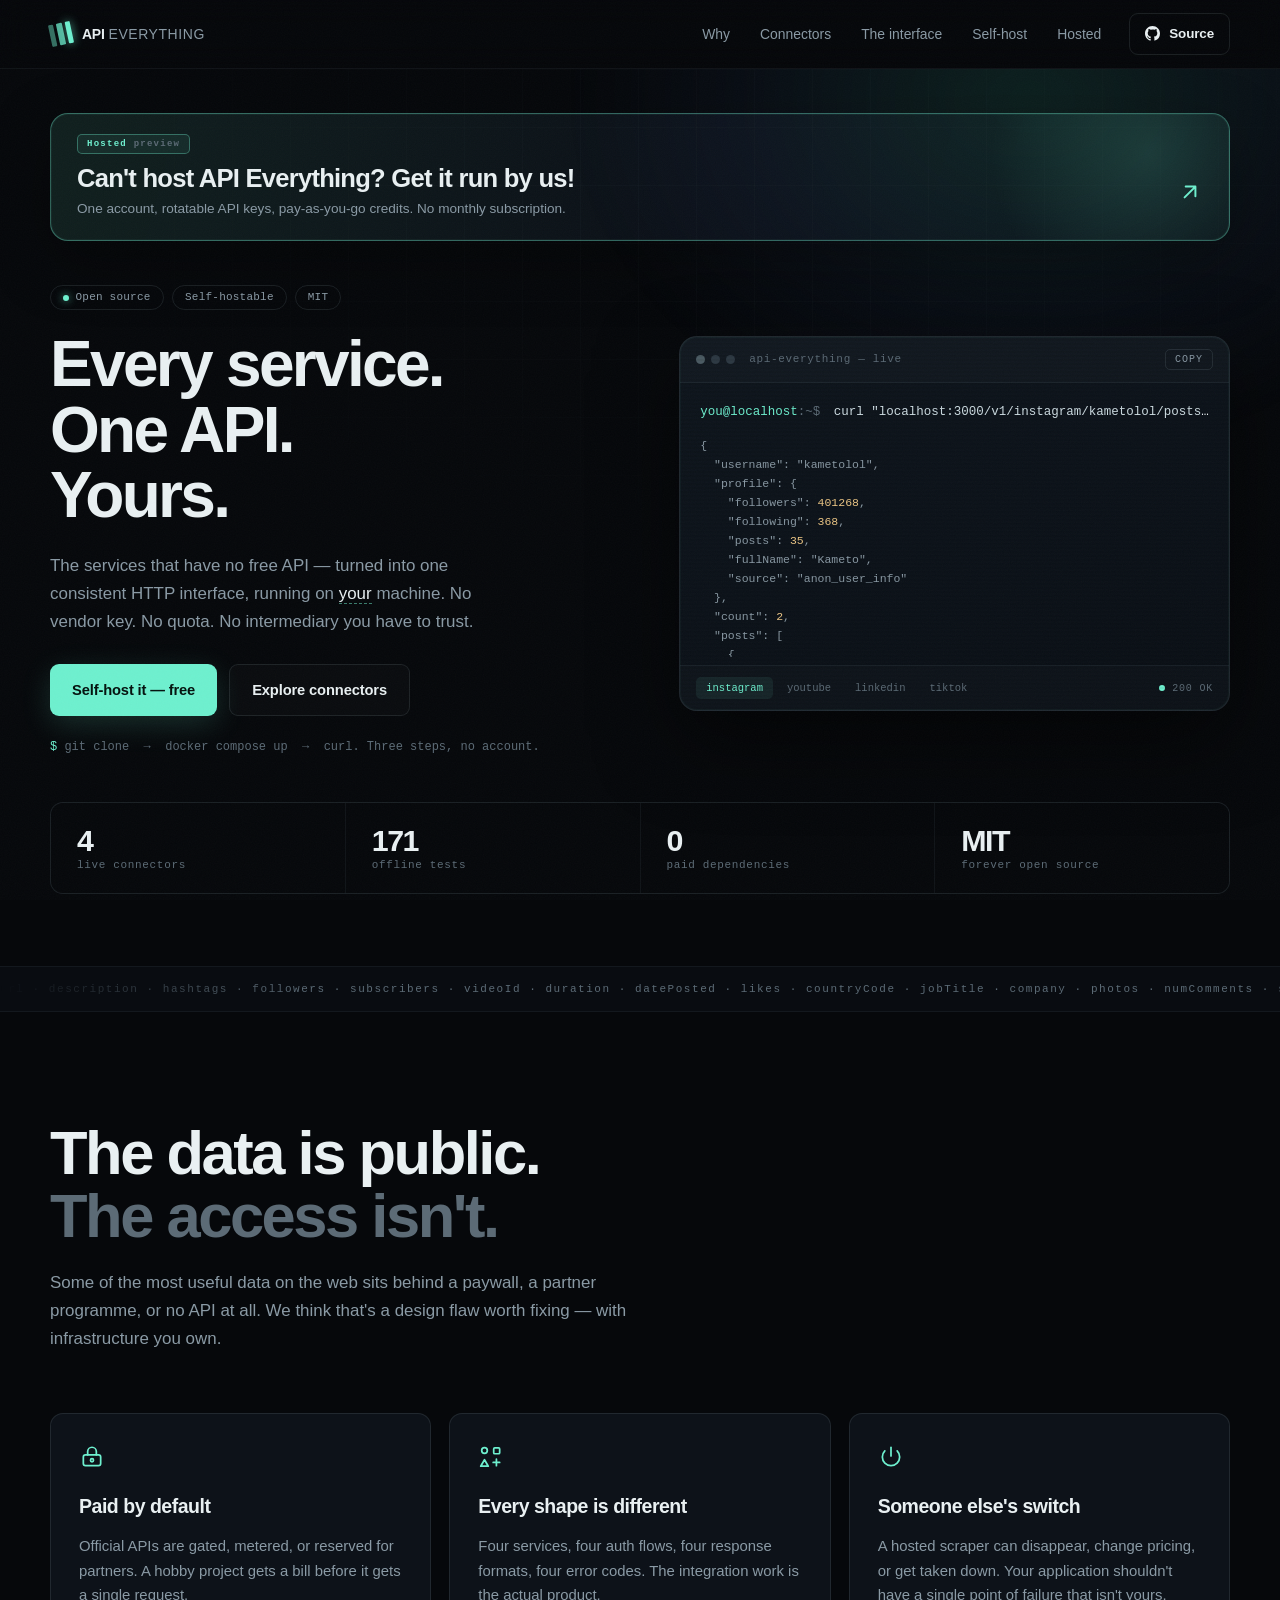
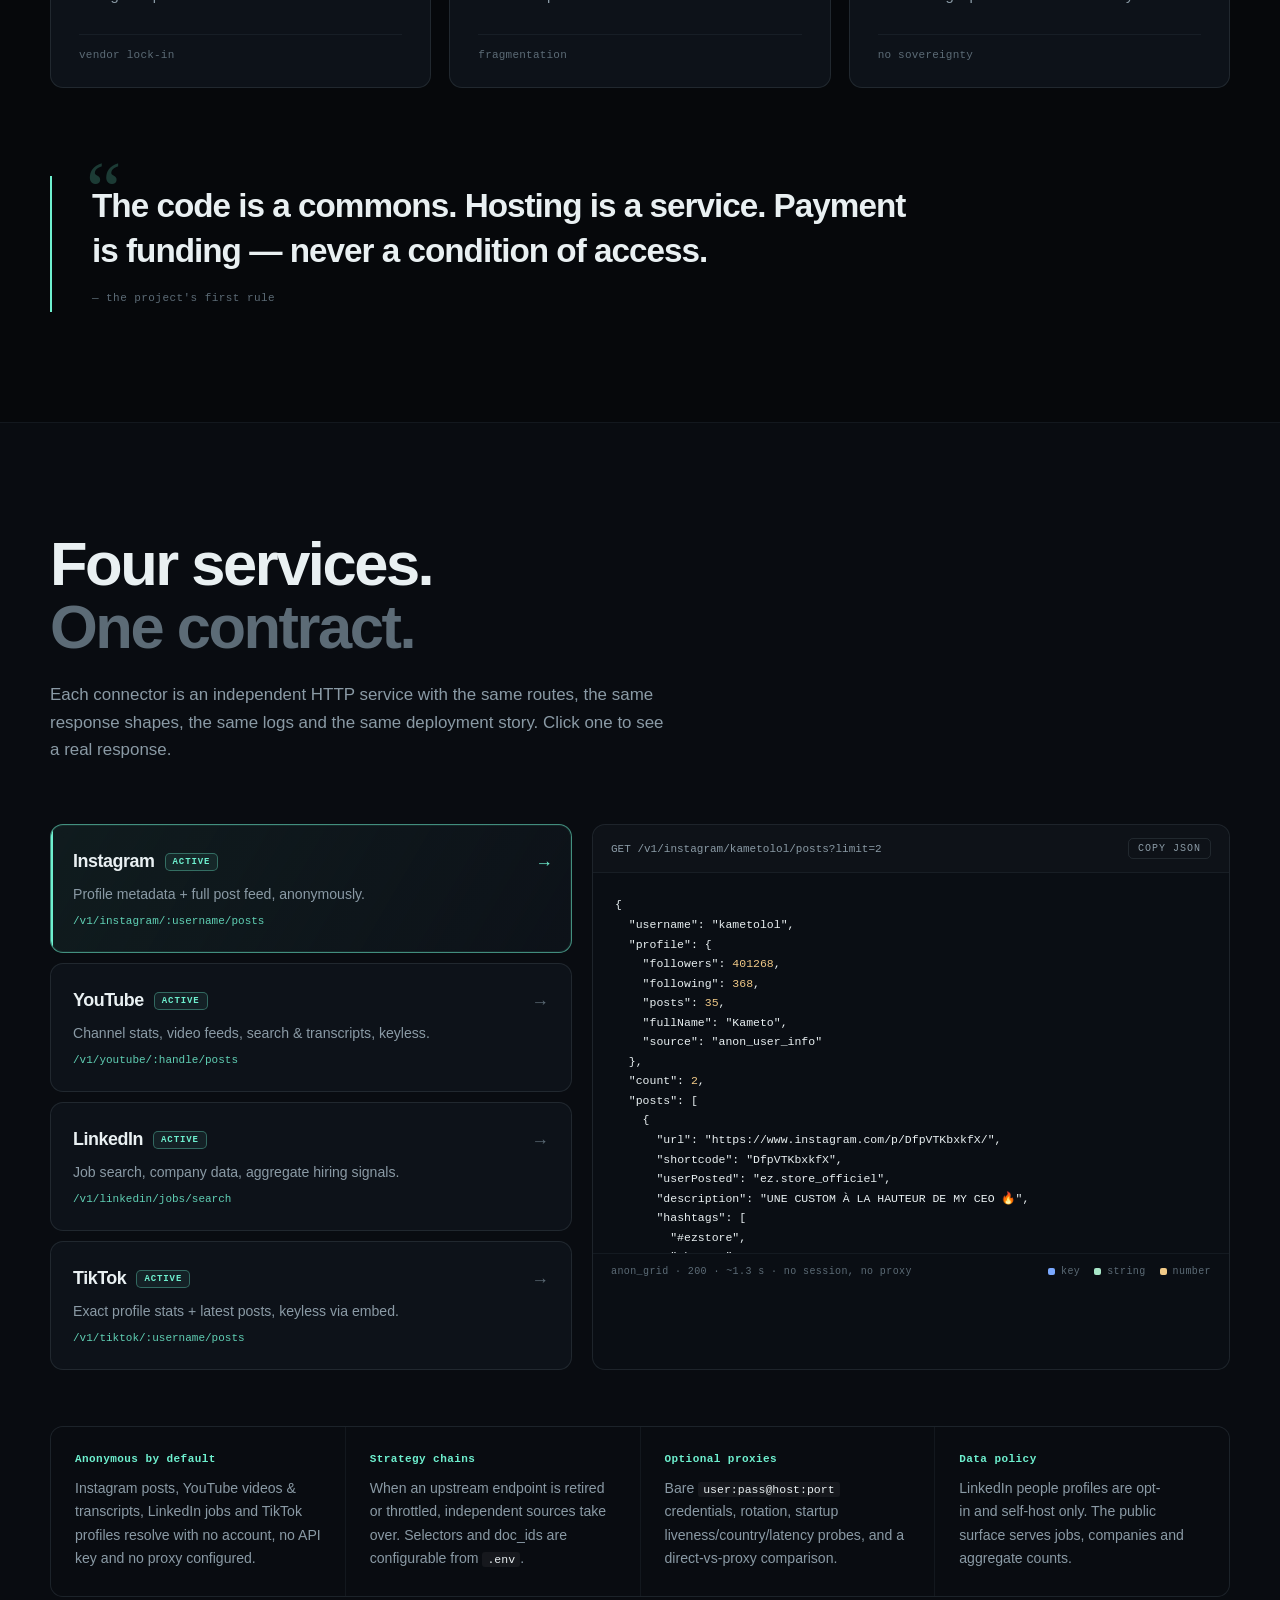
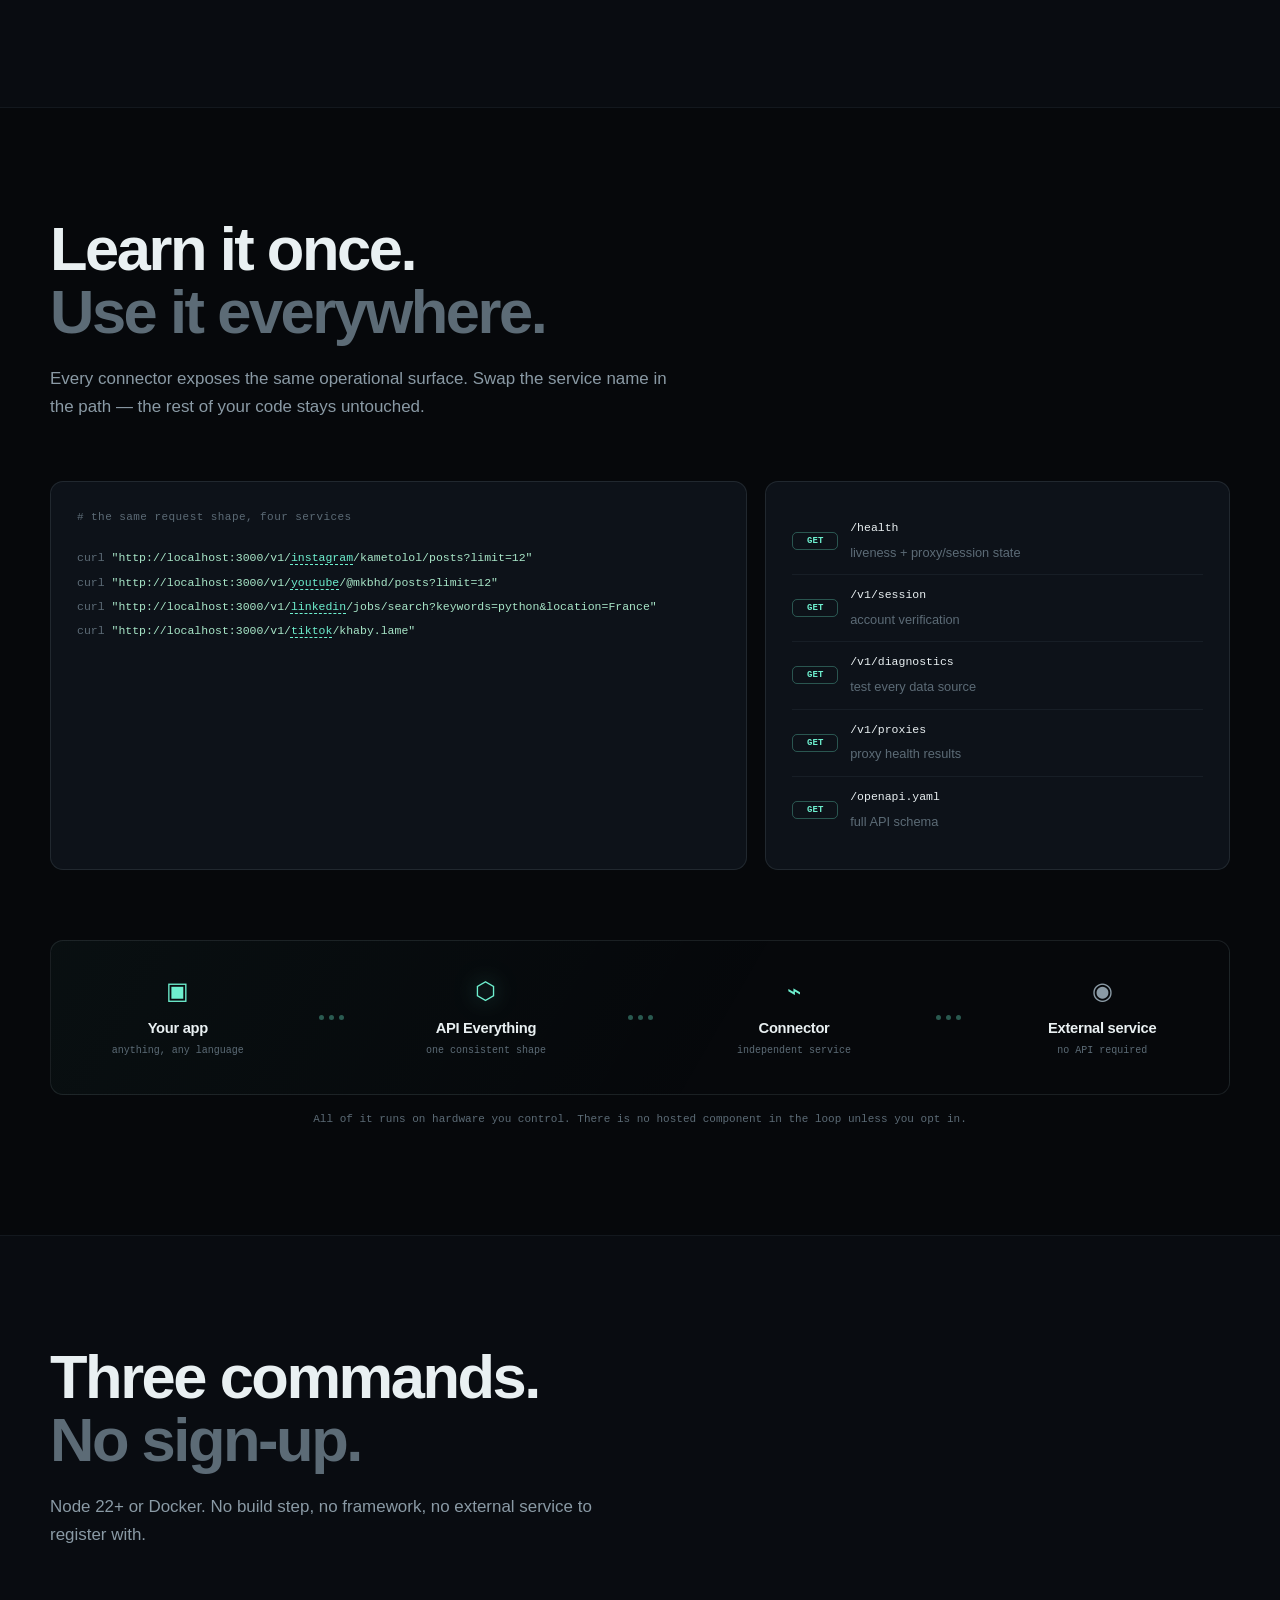
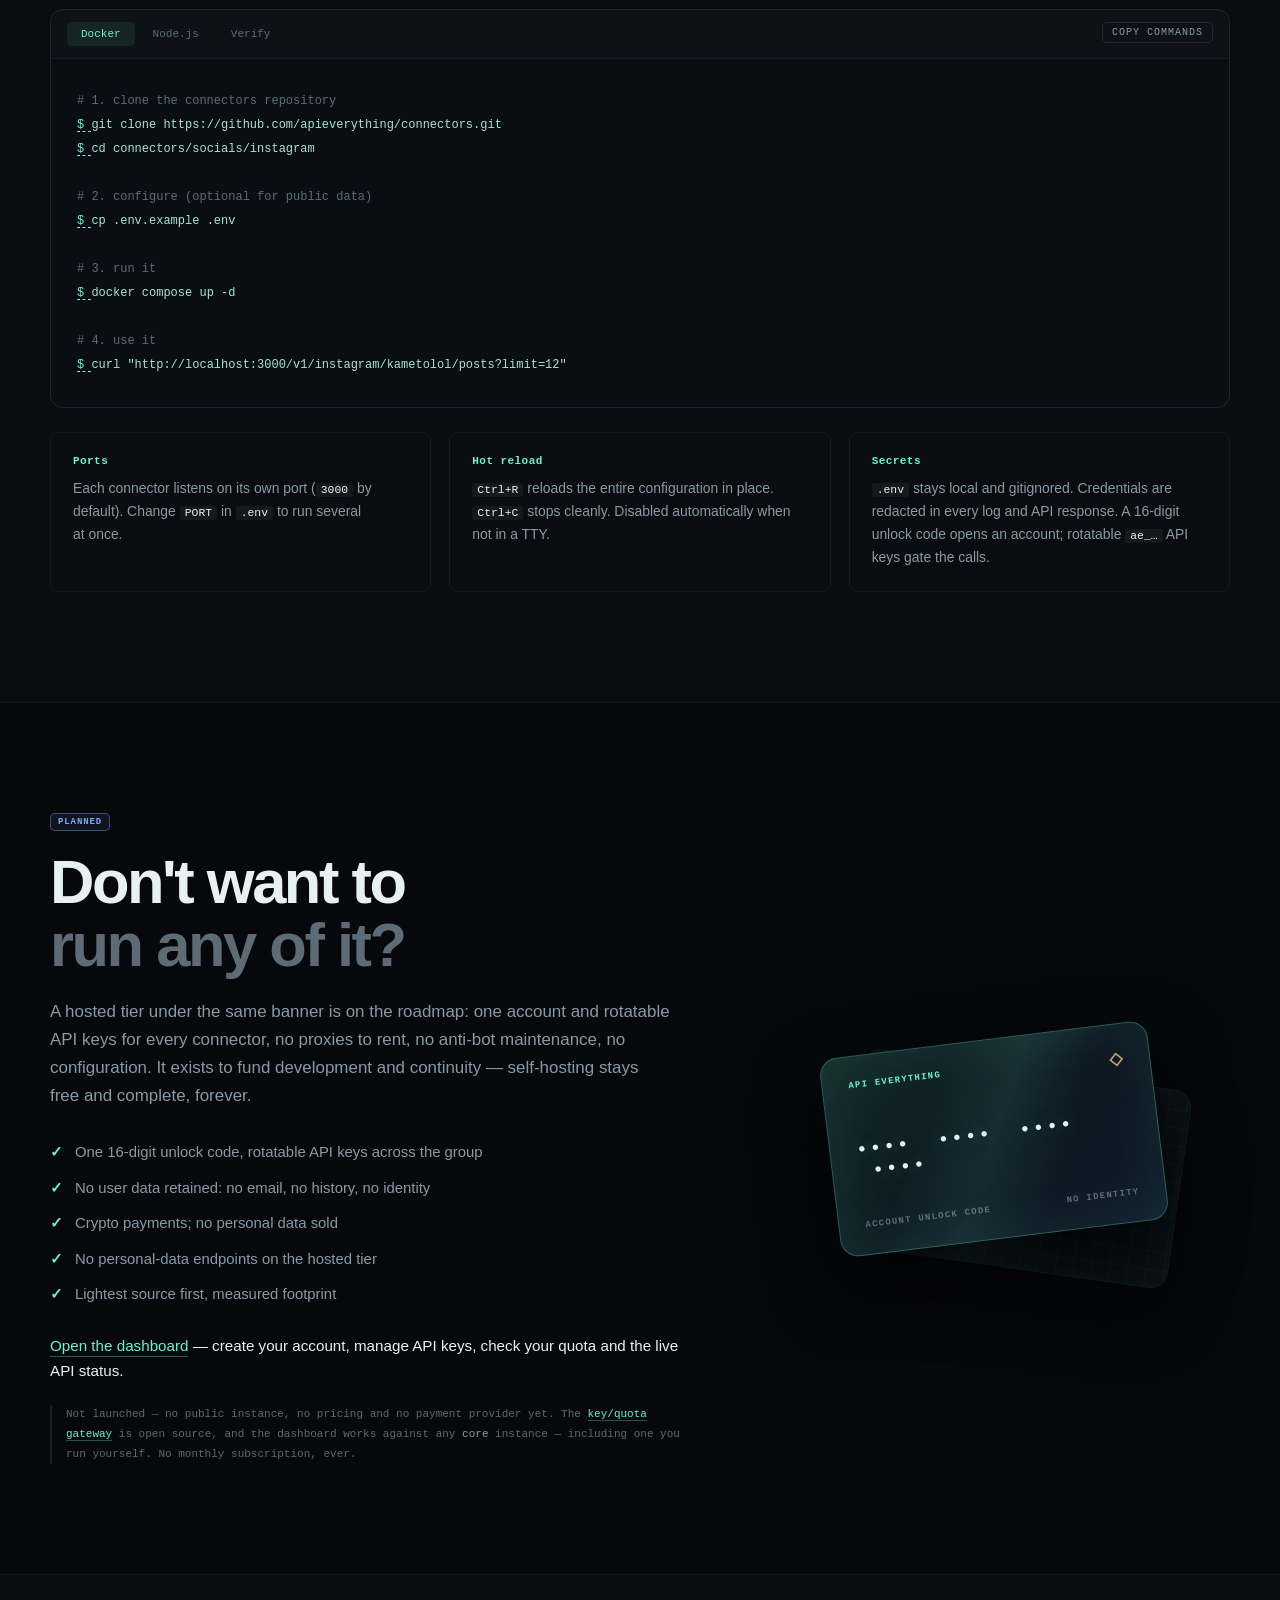
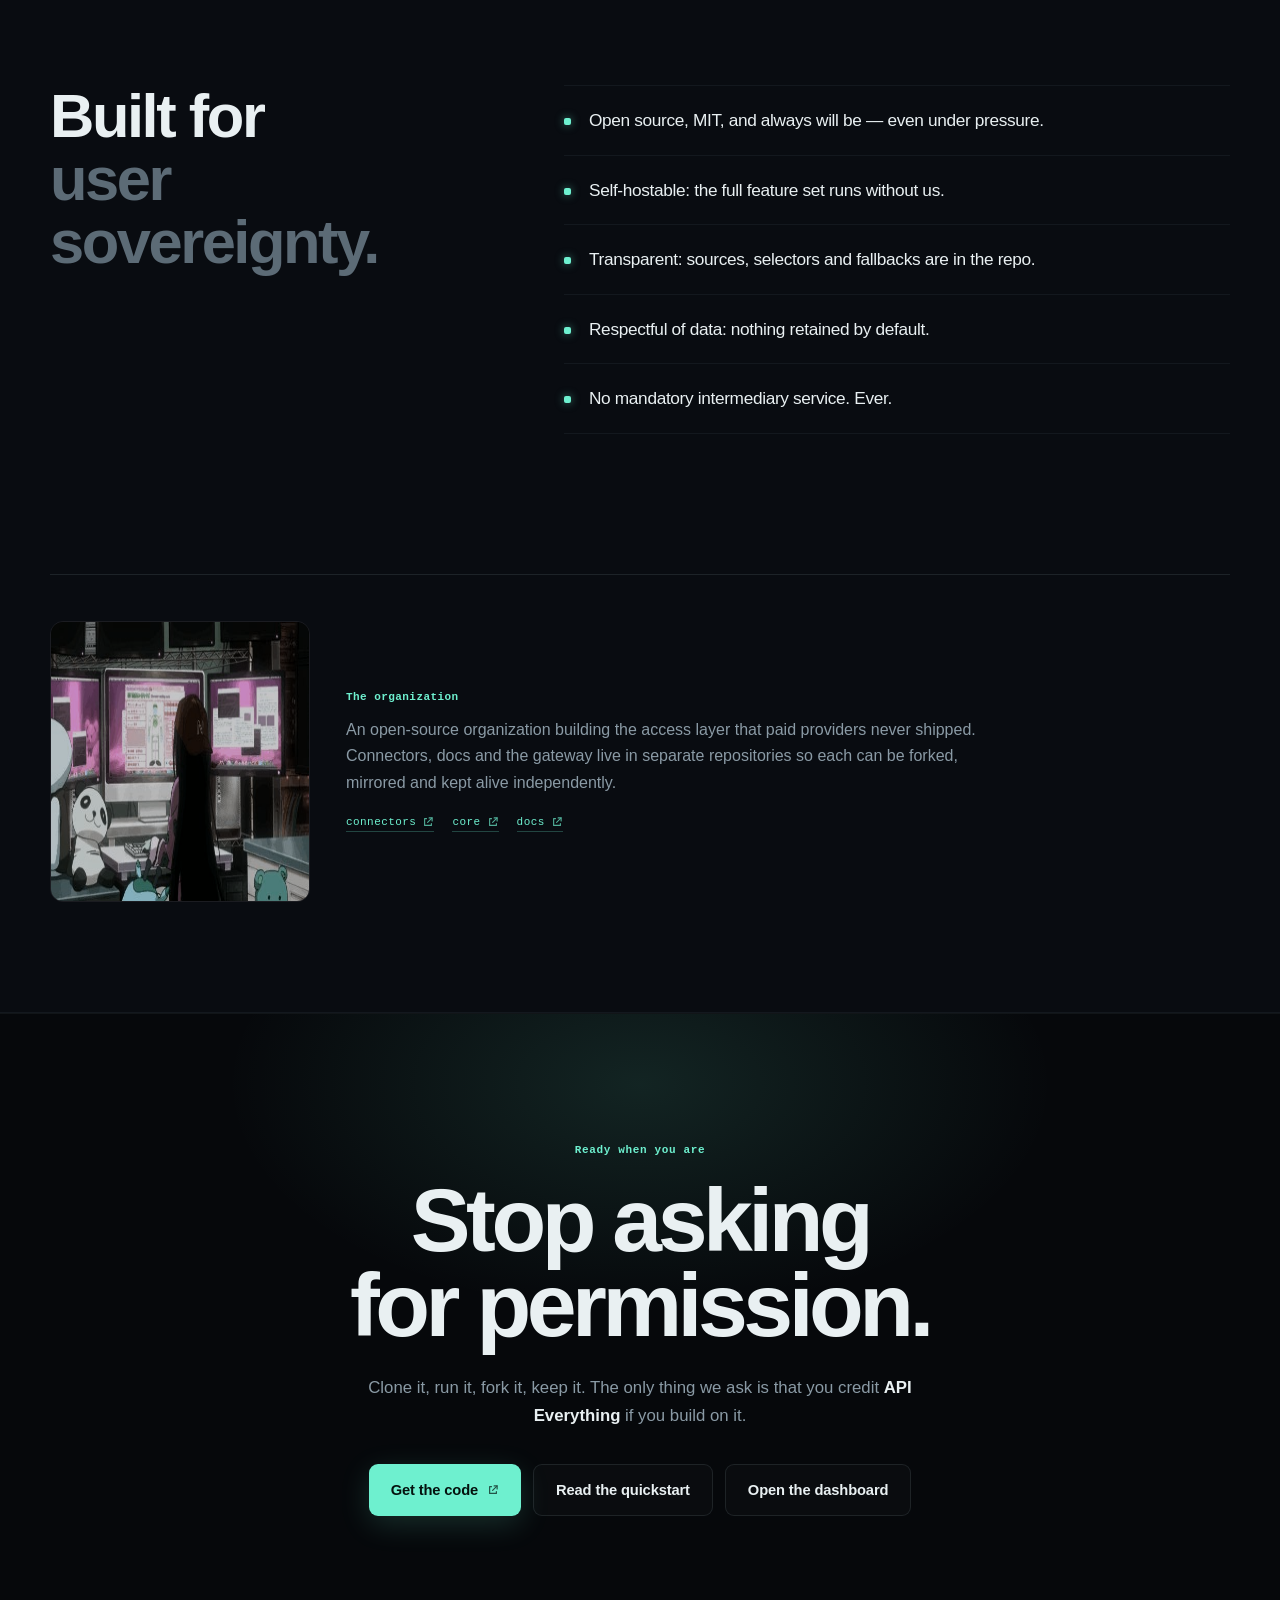
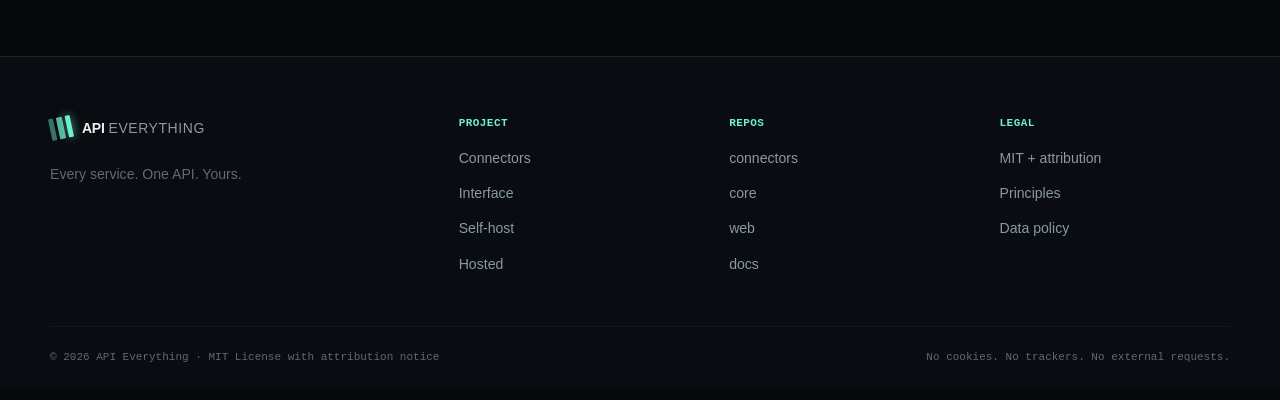
<file: index.html>
<!doctype html>
<html lang="en">
<head>
<meta charset="utf-8">
<meta name="viewport" content="width=device-width, initial-scale=1">
<title>API Everything — Every service. One API. Yours.</title>
<meta name="description" content="Open-source, self-hostable connectors that turn closed services into one consistent HTTP API. Instagram, YouTube, LinkedIn, TikTok. No paid API key, no mandatory intermediary, MIT licensed.">
<meta name="theme-color" content="#06080b">
<meta name="color-scheme" content="dark">
<meta property="og:type" content="website">
<meta property="og:title" content="API Everything — Every service. One API. Yours.">
<meta property="og:description" content="Open-source, self-hostable connectors for the services that have no free API. Run them on your own machine.">
<meta property="og:url" content="https://github.com/apieverything">
<meta name="twitter:card" content="summary_large_image">
<link rel="icon" type="image/svg+xml" href="assets/favicon.svg">
<link rel="preload" href="assets/styles.css" as="style">
<link rel="stylesheet" href="assets/styles.css">
</head>
<body>
<a class="skip" href="#main">Skip to content</a>

<div class="grain" aria-hidden="true"></div>

<header class="nav" id="nav">
  <div class="wrap nav__inner">
    <a class="brand" href="#top" aria-label="API Everything, home">
      <span class="brand__mark" aria-hidden="true"><i></i><i></i><i></i></span>
      <span class="brand__word">API<span class="brand__thin">EVERYTHING</span></span>
    </a>
    <nav class="nav__links" id="navLinks" aria-label="Main navigation">
      <a href="#why">Why</a>
      <a href="#connectors">Connectors</a>
      <a href="#interface">The interface</a>
      <a href="#run">Self-host</a>
      <a href="#hosted">Hosted</a>
    </nav>
    <a class="btn btn--ghost nav__cta" href="https://github.com/apieverything/connectors" target="_blank" rel="noopener noreferrer">
      <svg viewBox="0 0 16 16" width="15" height="15" fill="currentColor" aria-hidden="true"><path d="M8 0C3.58 0 0 3.58 0 8c0 3.54 2.29 6.53 5.47 7.59.4.07.55-.17.55-.38 0-.19-.01-.82-.01-1.49-2.01.37-2.53-.49-2.69-.94-.09-.23-.48-.94-.82-1.13-.28-.15-.68-.52-.01-.53.63-.01 1.08.58 1.23.82.72 1.21 1.87.87 2.33.66.07-.52.28-.87.51-1.07-1.78-.2-3.64-.89-3.64-3.95 0-.87.31-1.59.82-2.15-.08-.2-.36-1.02.08-2.12 0 0 .67-.21 2.2.82a7.6 7.6 0 0 1 2-.27c.68 0 1.36.09 2 .27 1.53-1.04 2.2-.82 2.2-.82.44 1.1.16 1.92.08 2.12.51.56.82 1.27.82 2.15 0 3.07-1.87 3.75-3.65 3.95.29.25.54.73.54 1.48 0 1.07-.01 1.93-.01 2.2 0 .21.15.46.55.38A8.01 8.01 0 0 0 16 8c0-4.42-3.58-8-8-8Z"/></svg>
      <span>Source</span>
    </a>
    <button class="nav__burger" id="burger" aria-label="Toggle menu" aria-expanded="false" aria-controls="navLinks"><span></span><span></span></button>
  </div>
</header>

<main id="main">
<!-- ============ HERO ============ -->
<section class="hero" id="top">
  <div class="hero__glow" aria-hidden="true"></div>
  <div class="hero__grid" aria-hidden="true"></div>
  <div class="wrap">
    <a class="hero-cta" href="app.html">
      <span class="hero-cta__badge">Hosted <em>preview</em></span>
      <span class="hero-cta__label">Can't host API Everything? Get it run by us!</span>
      <span class="hero-cta__sub">One account, rotatable API keys, pay-as-you-go credits. No monthly subscription.</span>
      <span class="hero-cta__arrow" aria-hidden="true"><svg viewBox="0 0 24 24" fill="none" stroke="currentColor" stroke-width="1.8" stroke-linecap="round" stroke-linejoin="round"><path d="M7 17 17 7M8 7h9v9"/></svg></span>
    </a>
  </div>
  <div class="wrap hero__inner">
    <div class="hero__copy">
      <div class="hero__tags">
        <span class="tag"><i aria-hidden="true"></i>Open source</span>
        <span class="tag">Self-hostable</span>
        <span class="tag">MIT</span>
      </div>
      <h1 class="hero__title">Every service.<br>One API.<br>Yours.</h1>
      <p class="hero__lede">The services that have no free API — turned into one consistent HTTP interface, running on <em>your</em> machine. No vendor key. No quota. No intermediary you have to trust.</p>
      <div class="hero__actions">
        <a class="btn btn--primary" href="#run">Self-host it — free</a>
        <a class="btn btn--line" href="#connectors">Explore connectors</a>
      </div>
      <p class="hero__note"><span class="mono">$</span> git clone &nbsp;→&nbsp; docker compose up &nbsp;→&nbsp; curl. Three steps, no account.</p>
    </div>

    <div class="terminal" id="terminal">
      <div class="terminal__bar">
        <span class="terminal__dots" aria-hidden="true"><i></i><i></i><i></i></span>
        <span class="terminal__title">api-everything — live</span>
        <button class="terminal__copy" id="copyTerminal" type="button" aria-label="Copy current command">copy</button>
      </div>
      <div class="terminal__body">
        <div class="terminal__prompt"><span class="prompt__user">you@localhost</span><span class="prompt__sep">:~$</span> <span id="typed" class="typed"></span><span class="caret" aria-hidden="true"></span></div>
        <pre class="terminal__out" id="terminalOut" aria-live="polite"></pre>
      </div>
      <div class="terminal__foot">
        <span class="terminal__tabs" id="terminalTabs" role="tablist" aria-label="Connectors">
          <button role="tab" data-frame="0" aria-selected="true">instagram</button>
          <button role="tab" data-frame="1" aria-selected="false">youtube</button>
          <button role="tab" data-frame="2" aria-selected="false">linkedin</button>
          <button role="tab" data-frame="3" aria-selected="false">tiktok</button>
        </span>
        <span class="terminal__status"><span class="pulse"></span> 200 OK</span>
      </div>
    </div>
  </div>

  <div class="wrap">
    <div class="stats">
      <div class="stat"><strong data-count="4">4</strong><span>live connectors</span></div>
      <div class="stat"><strong data-count="171">171</strong><span>offline tests</span></div>
      <div class="stat"><strong data-count="0">0</strong><span>paid dependencies</span></div>
      <div class="stat"><strong class="stat__word">MIT</strong><span>forever open source</span></div>
    </div>
  </div>
</section>

<!-- ============ TICKER ============ -->
<div class="ticker" aria-hidden="true">
  <div class="ticker__track" id="tickerTrack">
    <span>url · description · hashtags · followers · subscribers · videoId · duration · datePosted · likes · countryCode · jobTitle · company · photos · numComments · strategy · nextCursor · secUid · profileId · posts · mentions · videos ·</span>
    <span>url · description · hashtags · followers · subscribers · videoId · duration · datePosted · likes · countryCode · jobTitle · company · photos · numComments · strategy · nextCursor · secUid · profileId · posts · mentions · videos ·</span>
  </div>
</div>

<!-- ============ WHY ============ -->
<section class="section" id="why">
  <div class="wrap">
    <div class="sec__head">
      <h2 class="sec__title">The data is public.<br><span class="muted">The access isn't.</span></h2>
      <p class="sec__lede">Some of the most useful data on the web sits behind a paywall, a partner programme, or no API at all. We think that's a design flaw worth fixing — with infrastructure you own.</p>
    </div>
    <div class="cards">
      <article class="card">
        <span class="card__icon" aria-hidden="true"><svg viewBox="0 0 24 24" fill="none" stroke="currentColor" stroke-width="1.6" stroke-linecap="round" stroke-linejoin="round"><rect x="4" y="10" width="16" height="10" rx="2"/><path d="M8 10V7a4 4 0 0 1 8 0v3"/><circle cx="12" cy="15" r="1.4"/></svg></span>
        <h3>Paid by default</h3>
        <p>Official APIs are gated, metered, or reserved for partners. A hobby project gets a bill before it gets a single request.</p>
        <span class="card__tag">vendor lock-in</span>
      </article>
      <article class="card">
        <span class="card__icon" aria-hidden="true"><svg viewBox="0 0 24 24" fill="none" stroke="currentColor" stroke-width="1.6" stroke-linecap="round" stroke-linejoin="round"><circle cx="6" cy="6" r="2.6"/><rect x="14.5" y="3.5" width="5.5" height="5.5" rx="1"/><path d="M6 14.5 9.5 20.5H2.5Z"/><path d="M17 14v6M14 17h6"/></svg></span>
        <h3>Every shape is different</h3>
        <p>Four services, four auth flows, four response formats, four error codes. The integration work is the actual product.</p>
        <span class="card__tag">fragmentation</span>
      </article>
      <article class="card">
        <span class="card__icon" aria-hidden="true"><svg viewBox="0 0 24 24" fill="none" stroke="currentColor" stroke-width="1.6" stroke-linecap="round" stroke-linejoin="round"><path d="M12 3v8"/><path d="M6.3 6.3a8 8 0 1 0 11.4 0"/></svg></span>
        <h3>Someone else's switch</h3>
        <p>A hosted scraper can disappear, change pricing, or get taken down. Your application shouldn't have a single point of failure that isn't yours.</p>
        <span class="card__tag">no sovereignty</span>
      </article>
    </div>
    <div class="pull">
      <span class="pull__quote">“</span>
      <blockquote>The code is a commons. Hosting is a service. Payment is funding — never a condition of access.</blockquote>
      <span class="pull__by">— the project's first rule</span>
    </div>
  </div>
</section>

<!-- ============ CONNECTORS ============ -->
<section class="section section--alt" id="connectors">
  <div class="wrap">
    <div class="sec__head">
      <h2 class="sec__title">Four services.<br><span class="muted">One contract.</span></h2>
      <p class="sec__lede">Each connector is an independent HTTP service with the same routes, the same response shapes, the same logs and the same deployment story. Click one to see a real response.</p>
    </div>

    <div class="explorer">
      <div class="explorer__list" id="connectorList" role="tablist" aria-label="Connectors">
        <button class="conn is-active" role="tab" data-conn="instagram" aria-selected="true">
          <span class="conn__body">
            <span class="conn__name">Instagram <span class="badge badge--ok">ACTIVE</span></span>
            <span class="conn__desc">Profile metadata + full post feed, anonymously.</span>
            <span class="conn__route mono">/v1/instagram/:username/posts</span>
          </span>
          <span class="conn__arrow" aria-hidden="true">→</span>
        </button>
        <button class="conn" role="tab" data-conn="youtube" aria-selected="false">
          <span class="conn__body">
            <span class="conn__name">YouTube <span class="badge badge--ok">ACTIVE</span></span>
            <span class="conn__desc">Channel stats, video feeds, search &amp; transcripts, keyless.</span>
            <span class="conn__route mono">/v1/youtube/:handle/posts</span>
          </span>
          <span class="conn__arrow" aria-hidden="true">→</span>
        </button>
        <button class="conn" role="tab" data-conn="linkedin" aria-selected="false">
          <span class="conn__body">
            <span class="conn__name">LinkedIn <span class="badge badge--ok">ACTIVE</span></span>
            <span class="conn__desc">Job search, company data, aggregate hiring signals.</span>
            <span class="conn__route mono">/v1/linkedin/jobs/search</span>
          </span>
          <span class="conn__arrow" aria-hidden="true">→</span>
        </button>
        <button class="conn" role="tab" data-conn="tiktok" aria-selected="false">
          <span class="conn__body">
            <span class="conn__name">TikTok <span class="badge badge--ok">ACTIVE</span></span>
            <span class="conn__desc">Exact profile stats + latest posts, keyless via embed.</span>
            <span class="conn__route mono">/v1/tiktok/:username/posts</span>
          </span>
          <span class="conn__arrow" aria-hidden="true">→</span>
        </button>
      </div>

      <div class="explorer__panel">
        <div class="panel__bar">
          <span class="panel__label" id="panelLabel">GET /v1/instagram/kametolol/posts?limit=2</span>
          <button class="terminal__copy" id="copyPanel" type="button">copy json</button>
        </div>
        <pre class="panel__json" id="panelJson" aria-live="polite"></pre>
        <div class="panel__foot">
          <span id="panelNote">anon_grid · 200 · ~1.3 s · no session, no proxy</span>
          <span class="panel__legend"><i class="lg lg--key"></i> key <i class="lg lg--str"></i> string <i class="lg lg--num"></i> number</span>
        </div>
      </div>
    </div>

    <div class="featuregrid">
      <div class="feat"><span class="feat__k">Anonymous by default</span><p>Instagram posts, YouTube videos &amp; transcripts, LinkedIn jobs and TikTok profiles resolve with no account, no API key and no proxy configured.</p></div>
      <div class="feat"><span class="feat__k">Strategy chains</span><p>When an upstream endpoint is retired or throttled, independent sources take over. Selectors and doc_ids are configurable from <code>.env</code>.</p></div>
      <div class="feat"><span class="feat__k">Optional proxies</span><p>Bare <code>user:pass@host:port</code> credentials, rotation, startup liveness/country/latency probes, and a direct-vs-proxy comparison.</p></div>
      <div class="feat"><span class="feat__k">Data policy</span><p>LinkedIn people profiles are opt-in and self-host only. The public surface serves jobs, companies and aggregate counts.</p></div>
    </div>
  </div>
</section>

<!-- ============ INTERFACE ============ -->
<section class="section" id="interface">
  <div class="wrap">
    <div class="sec__head">
      <h2 class="sec__title">Learn it once.<br><span class="muted">Use it everywhere.</span></h2>
      <p class="sec__lede">Every connector exposes the same operational surface. Swap the service name in the path — the rest of your code stays untouched.</p>
    </div>

    <div class="iface">
      <div class="iface__code">
        <p class="iface__hint mono"># the same request shape, four services</p>
        <pre><code><span class="c-dim">curl</span> <span class="c-str">"http://localhost:3000/v1/<span class="c-key">instagram</span>/kametolol/posts?limit=12"</span>
<span class="c-dim">curl</span> <span class="c-str">"http://localhost:3000/v1/<span class="c-key">youtube</span>/@mkbhd/posts?limit=12"</span>
<span class="c-dim">curl</span> <span class="c-str">"http://localhost:3000/v1/<span class="c-key">linkedin</span>/jobs/search?keywords=python&amp;location=France"</span>
<span class="c-dim">curl</span> <span class="c-str">"http://localhost:3000/v1/<span class="c-key">tiktok</span>/khaby.lame"</span></code></pre>
      </div>
      <div class="iface__routes">
        <div class="route"><span class="method">GET</span><code>/health</code><span>liveness + proxy/session state</span></div>
        <div class="route"><span class="method">GET</span><code>/v1/session</code><span>account verification</span></div>
        <div class="route"><span class="method">GET</span><code>/v1/diagnostics</code><span>test every data source</span></div>
        <div class="route"><span class="method">GET</span><code>/v1/proxies</code><span>proxy health results</span></div>
        <div class="route"><span class="method">GET</span><code>/openapi.yaml</code><span>full API schema</span></div>
      </div>
    </div>

    <div class="flow" aria-label="Architecture diagram">
      <div class="flow__node"><span class="flow__ico">▣</span><strong>Your app</strong><small>anything, any language</small></div>
      <div class="flow__link" aria-hidden="true"><i></i><i></i><i></i></div>
      <div class="flow__node flow__node--core"><span class="flow__ico">⬡</span><strong>API Everything</strong><small>one consistent shape</small></div>
      <div class="flow__link" aria-hidden="true"><i></i><i></i><i></i></div>
      <div class="flow__node"><span class="flow__ico">⌁</span><strong>Connector</strong><small>independent service</small></div>
      <div class="flow__link" aria-hidden="true"><i></i><i></i><i></i></div>
      <div class="flow__node flow__node--out"><span class="flow__ico">◉</span><strong>External service</strong><small>no API required</small></div>
    </div>
    <p class="flow__caption">All of it runs on hardware you control. There is no hosted component in the loop unless you opt in.</p>
  </div>
</section>

<!-- ============ SELF HOST ============ -->
<section class="section section--alt" id="run">
  <div class="wrap">
    <div class="sec__head">
      <h2 class="sec__title">Three commands.<br><span class="muted">No sign-up.</span></h2>
      <p class="sec__lede">Node 22+ or Docker. No build step, no framework, no external service to register with.</p>
    </div>

    <div class="runbox">
      <div class="runbox__tabs" role="tablist" aria-label="Install method">
        <button role="tab" data-run="docker" aria-selected="true" class="is-active">Docker</button>
        <button role="tab" data-run="node" aria-selected="false">Node.js</button>
        <button role="tab" data-run="check" aria-selected="false">Verify</button>
      </div>
      <pre class="runbox__code" id="runCode"><code></code></pre>
      <button class="terminal__copy runbox__copy" id="copyRun" type="button">copy commands</button>
    </div>

    <div class="runbox__grid">
      <div class="mini"><span class="mini__k">Ports</span><p>Each connector listens on its own port (<code>3000</code> by default). Change <code>PORT</code> in <code>.env</code> to run several at once.</p></div>
      <div class="mini"><span class="mini__k">Hot reload</span><p><code>Ctrl+R</code> reloads the entire configuration in place. <code>Ctrl+C</code> stops cleanly. Disabled automatically when not in a TTY.</p></div>
      <div class="mini"><span class="mini__k">Secrets</span><p><code>.env</code> stays local and gitignored. Credentials are redacted in every log and API response. A 16-digit unlock code opens an account; rotatable <code>ae_…</code> API keys gate the calls.</p></div>
    </div>
  </div>
</section>

<!-- ============ HOSTED ============ -->
<section class="section" id="hosted">
  <div class="wrap">
    <div class="hosted">
      <div class="hosted__copy">
        <span class="badge badge--plan">PLANNED</span>
        <h2 class="sec__title">Don't want to<br><span class="muted">run any of it?</span></h2>
        <p class="sec__lede">A hosted tier under the same banner is on the roadmap: one account and rotatable API keys for every connector, no proxies to rent, no anti-bot maintenance, no configuration. It exists to fund development and continuity — self-hosting stays free and complete, forever.</p>
        <ul class="hosted__list">
          <li><span aria-hidden="true">✓</span> One 16-digit unlock code, rotatable API keys across the group</li>
          <li><span aria-hidden="true">✓</span> No user data retained: no email, no history, no identity</li>
          <li><span aria-hidden="true">✓</span> Crypto payments; no personal data sold</li>
          <li><span aria-hidden="true">✓</span> No personal-data endpoints on the hosted tier</li>
          <li><span aria-hidden="true">✓</span> Lightest source first, measured footprint</li>
        </ul>
        <p class="hosted__inline"><a href="app.html">Open the dashboard</a> — create your account, manage API keys, check your quota and the live API status.</p>
        <p class="hosted__note">Not launched — no public instance, no pricing and no payment provider yet. The <a href="https://github.com/apieverything/core" target="_blank" rel="noopener noreferrer">key/quota gateway</a> is open source, and the dashboard works against any <code>core</code> instance — including one you run yourself. No monthly subscription, ever.</p>
      </div>
      <div class="hosted__art" aria-hidden="true">
        <div class="keycard">
          <div class="keycard__top"><span>API EVERYTHING</span><span class="keycard__chip">◇</span></div>
          <div class="keycard__num">•••• &nbsp;•••• &nbsp;•••• &nbsp;••••</div>
          <div class="keycard__bot"><span>ACCOUNT UNLOCK CODE</span><span>NO IDENTITY</span></div>
        </div>
        <div class="keycard keycard--back"><div class="keycard__grid"></div></div>
      </div>
    </div>
  </div>
</section>

<!-- ============ PRINCIPLES / ORIGIN ============ -->
<section class="section section--alt" id="principles">
  <div class="wrap principles__wrap">
    <div class="sec__head">
      <h2 class="sec__title">Built for<br><span class="muted">user sovereignty.</span></h2>
    </div>
    <ul class="principles">
      <li>Open source, MIT, and always will be — even under pressure.</li>
      <li>Self-hostable: the full feature set runs without us.</li>
      <li>Transparent: sources, selectors and fallbacks are in the repo.</li>
      <li>Respectful of data: nothing retained by default.</li>
      <li>No mandatory intermediary service. Ever.</li>
    </ul>
    <div class="origin">
      <img src="assets/banner.jpg" alt="The API Everything banner" width="500" height="281" loading="lazy">
      <div class="origin__txt">
        <p class="origin__k">The organization</p>
        <p>An open-source organization building the access layer that paid providers never shipped. Connectors, docs and the gateway live in separate repositories so each can be forked, mirrored and kept alive independently.</p>
        <div class="origin__links">
          <a href="https://github.com/apieverything/connectors" target="_blank" rel="noopener noreferrer">connectors <svg class="ext" viewBox="0 0 16 16" fill="none" stroke="currentColor" stroke-width="1.5" stroke-linecap="round" stroke-linejoin="round" aria-hidden="true"><path d="M6 3.5H3.5v9h9V10"/><path d="M9.5 2.5h4v4"/><path d="M13.5 2.5 7.5 8.5"/></svg></a>
          <a href="https://github.com/apieverything/core" target="_blank" rel="noopener noreferrer">core <svg class="ext" viewBox="0 0 16 16" fill="none" stroke="currentColor" stroke-width="1.5" stroke-linecap="round" stroke-linejoin="round" aria-hidden="true"><path d="M6 3.5H3.5v9h9V10"/><path d="M9.5 2.5h4v4"/><path d="M13.5 2.5 7.5 8.5"/></svg></a>
          <a href="https://github.com/apieverything/docs" target="_blank" rel="noopener noreferrer">docs <svg class="ext" viewBox="0 0 16 16" fill="none" stroke="currentColor" stroke-width="1.5" stroke-linecap="round" stroke-linejoin="round" aria-hidden="true"><path d="M6 3.5H3.5v9h9V10"/><path d="M9.5 2.5h4v4"/><path d="M13.5 2.5 7.5 8.5"/></svg></a>
        </div>
      </div>
    </div>
  </div>
</section>

<!-- ============ CTA ============ -->
<section class="finale">
  <div class="finale__glow" aria-hidden="true"></div>
  <div class="wrap finale__inner">
    <p class="finale__k">Ready when you are</p>
    <h2>Stop asking<br>for permission.</h2>
    <p>Clone it, run it, fork it, keep it. The only thing we ask is that you credit <strong>API Everything</strong> if you build on it.</p>
    <div class="hero__actions">
      <a class="btn btn--primary" href="https://github.com/apieverything/connectors" target="_blank" rel="noopener noreferrer">Get the code <svg class="ext" viewBox="0 0 16 16" fill="none" stroke="currentColor" stroke-width="1.6" stroke-linecap="round" stroke-linejoin="round" aria-hidden="true"><path d="M6 3.5H3.5v9h9V10"/><path d="M9.5 2.5h4v4"/><path d="M13.5 2.5 7.5 8.5"/></svg></a>
      <a class="btn btn--line" href="#run">Read the quickstart</a>
      <a class="btn btn--line" href="app.html">Open the dashboard</a>
    </div>
  </div>
</section>
</main>

<footer class="foot">
  <div class="wrap foot__inner">
    <div class="foot__brand">
      <a class="brand" href="#top"><span class="brand__mark" aria-hidden="true"><i></i><i></i><i></i></span><span class="brand__word">API<span class="brand__thin">EVERYTHING</span></span></a>
      <p>Every service. One API. Yours.</p>
    </div>
    <div class="foot__col"><span>PROJECT</span><a href="#connectors">Connectors</a><a href="#interface">Interface</a><a href="#run">Self-host</a><a href="#hosted">Hosted</a></div>
    <div class="foot__col"><span>REPOS</span><a href="https://github.com/apieverything/connectors" target="_blank" rel="noopener noreferrer">connectors</a><a href="https://github.com/apieverything/core" target="_blank" rel="noopener noreferrer">core</a><a href="https://github.com/apieverything/web" target="_blank" rel="noopener noreferrer">web</a><a href="https://github.com/apieverything/docs" target="_blank" rel="noopener noreferrer">docs</a></div>
    <div class="foot__col"><span>LEGAL</span><a href="https://github.com/apieverything/connectors/blob/master/LICENSE.md" target="_blank" rel="noopener noreferrer">MIT + attribution</a><a href="#principles">Principles</a><a href="#hosted">Data policy</a></div>
  </div>
  <div class="wrap foot__bottom"><span>© <span id="year">2026</span> API Everything · MIT License with attribution notice</span><span>No cookies. No trackers. No external requests.</span></div>
</footer>

<script src="assets/app.js" defer></script>
</body>
</html>
</file>
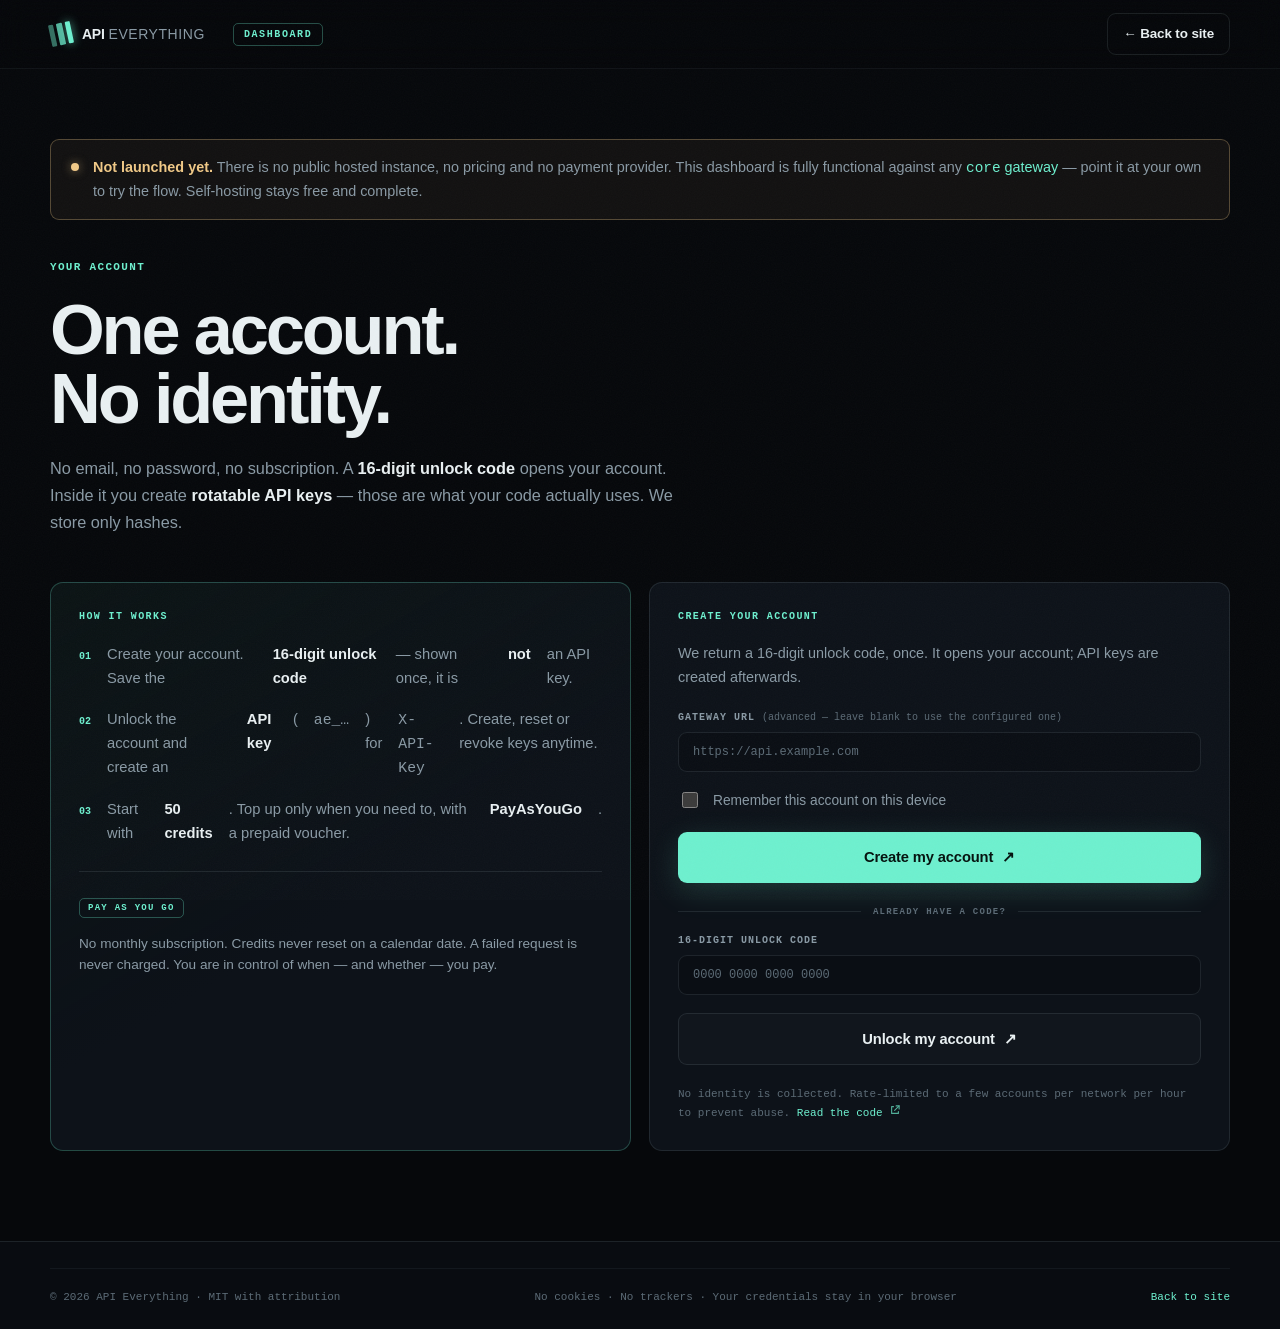
<file: app.html>
<!doctype html>
<html lang="en">
<head>
<meta charset="utf-8">
<meta name="viewport" content="width=device-width, initial-scale=1">
<title>Dashboard — API Everything</title>
<meta name="description" content="Create your account with a 16-digit unlock code, then create rotatable API keys. Check your PayAsYouGo quota, connector status and add credits with a prepaid voucher. No subscription, no identity.">
<meta name="theme-color" content="#06080b">
<meta name="color-scheme" content="dark">
<link rel="icon" type="image/svg+xml" href="assets/favicon.svg">
<link rel="stylesheet" href="assets/styles.css">
<link rel="stylesheet" href="assets/dashboard.css">
</head>
<body class="app-body">
<div class="grain" aria-hidden="true"></div>

<header class="nav" id="nav">
  <div class="wrap nav__inner">
    <a class="brand" href="index.html" aria-label="API Everything, home">
      <span class="brand__mark" aria-hidden="true"><i></i><i></i><i></i></span>
      <span class="brand__word">API<span class="brand__thin">EVERYTHING</span></span>
    </a>
    <span class="app-nav__tag">DASHBOARD</span>
    <a class="btn btn--ghost app-nav__back" href="index.html">← Back to site</a>
  </div>
</header>

<main id="main" class="app-main">
  <div class="wrap">

    <!-- Honest state: no public hosted instance is deployed yet. -->
    <div class="notice" id="notLive" hidden>
      <span class="notice__dot" aria-hidden="true"></span>
      <div>
        <strong>Not launched yet.</strong> There is no public hosted instance, no pricing and no payment provider. This dashboard is fully functional against any <a href="https://github.com/apieverything/core" target="_blank" rel="noopener noreferrer"><code>core</code> gateway</a> — point it at your own to try the flow. Self-hosting stays free and complete.
      </div>
    </div>

    <!-- VIEW 1: intro / create or unlock an account -->
    <section class="view" id="viewIntro">
      <div class="view__head">
        <p class="kicker">YOUR ACCOUNT</p>
        <h1 class="app-title">One account.<br>No identity.</h1>
        <p class="app-lede">No email, no password, no subscription. A <strong>16-digit unlock code</strong> opens your account. Inside it you create <strong>rotatable API keys</strong> — those are what your code actually uses. We store only hashes.</p>
      </div>

      <div class="app-grid">
        <div class="panel panel--accent">
          <span class="panel__k">HOW IT WORKS</span>
          <ol class="steps">
            <li><span>01</span> Create your account. Save the <strong>16-digit unlock code</strong> — shown once, it is <strong>not</strong> an API key.</li>
            <li><span>02</span> Unlock the account and create an <strong>API key</strong> (<code>ae_…</code>) for <code>X-API-Key</code>. Create, reset or revoke keys anytime.</li>
            <li><span>03</span> Start with <strong>50 credits</strong>. Top up only when you need to, with a prepaid voucher. <strong>PayAsYouGo</strong>.</li>
          </ol>
          <div class="payg">
            <span class="payg__badge">PAY AS YOU GO</span>
            <p>No monthly subscription. Credits never reset on a calendar date. A failed request is never charged. You are in control of when — and whether — you pay.</p>
          </div>
        </div>

        <div class="panel">
          <span class="panel__k">CREATE YOUR ACCOUNT</span>
          <p class="panel__hint">We return a 16-digit unlock code, once. It opens your account; API keys are created afterwards.</p>
          <label class="field">
            <span>GATEWAY URL <em>(advanced — leave blank to use the configured one)</em></span>
            <input id="gatewayInput" type="url" placeholder="https://api.example.com" spellcheck="false" autocomplete="off">
          </label>
          <label class="check"><input type="checkbox" id="rememberCheck"> <span>Remember this account on this device</span></label>
          <button class="btn btn--primary btn--block" id="createBtn" type="button">Create my account <span aria-hidden="true">↗</span></button>
          <p class="panel__foot" id="introError" role="alert" hidden></p>

          <div class="or"><span>ALREADY HAVE A CODE?</span></div>
          <label class="field">
            <span>16-DIGIT UNLOCK CODE</span>
            <input id="unlockInput" type="text" inputmode="numeric" pattern="[0-9]{16}" maxlength="19" placeholder="0000 0000 0000 0000" spellcheck="false" autocomplete="off">
          </label>
          <button class="btn btn--line btn--block" id="unlockBtn" type="button">Unlock my account <span aria-hidden="true">↗</span></button>
          <p class="panel__foot" id="unlockError" role="alert" hidden></p>
          <p class="panel__fine">No identity is collected. Rate-limited to a few accounts per network per hour to prevent abuse. <a href="https://github.com/apieverything/core" target="_blank" rel="noopener noreferrer">Read the code <svg class="ext" viewBox="0 0 16 16" fill="none" stroke="currentColor" stroke-width="1.5" stroke-linecap="round" stroke-linejoin="round" aria-hidden="true"><path d="M6 3.5H3.5v9h9V10"/><path d="M9.5 2.5h4v4"/><path d="M13.5 2.5 7.5 8.5"/></svg></a></p>
        </div>
      </div>
    </section>

    <!-- VIEW 2: unlock code reveal -->
    <section class="view" id="viewKey" hidden>
      <div class="view__head">
        <p class="kicker">STEP 01 / SAVE IT</p>
        <h1 class="app-title">This opens<br>your account.</h1>
        <p class="app-lede">This is the <strong>only time</strong> you'll see your 16-digit unlock code. Copy it, download it, put it in your password manager. We store only its SHA-256 hash — there is no recovery.</p>
      </div>

      <div class="keyreveal panel panel--accent">
        <span class="panel__k">YOUR 16-DIGIT UNLOCK CODE</span>
        <div class="keyreveal__num" id="keyValue" aria-live="polite">•••• •••• •••• ••••</div>
        <div class="callout">
          <strong>This is NOT an API key.</strong> Never paste it into <code>X-API-Key</code>, a script, a CI secret or a screenshot of your code. It only unlocks your account — where you create real API keys you can rotate.
        </div>
        <div class="keyreveal__actions">
          <button class="btn btn--primary" id="copyKeyBtn" type="button">Copy code</button>
          <button class="btn btn--line" id="downloadKeyBtn" type="button">Download .txt</button>
        </div>
        <div class="keyreveal__meta">
          <div><span>STARTER CREDITS</span><strong id="keyCredits">50</strong></div>
          <div><span>EXPIRY</span><strong>Never</strong></div>
          <div><span>MODEL</span><strong>PayAsYouGo</strong></div>
        </div>
      </div>

      <label class="savecheck panel">
        <input type="checkbox" id="savedCheck">
        <span><strong>I have saved this unlock code.</strong> I understand it cannot be recovered and is not an API key.</span>
      </label>
      <button class="btn btn--primary btn--block" id="enterBtn" type="button" disabled>Unlock my account <span aria-hidden="true">↗</span></button>
      <p class="panel__foot" id="enterError" role="alert" hidden></p>
    </section>

    <!-- VIEW 3: API key reveal -->
    <section class="view" id="viewApiKey" hidden>
      <div class="view__head">
        <p class="kicker">STEP 02 / YOUR API KEY</p>
        <h1 class="app-title">Use this<br>in your code.</h1>
        <p class="app-lede">This is your <strong>API key</strong>. Send it in <code>X-API-Key</code>. Unlike the unlock code, it is disposable: create more, reset it or revoke it from your dashboard without losing your credits or your account.</p>
      </div>

      <div class="keyreveal panel panel--accent">
        <span class="panel__k">YOUR API KEY <em id="apiKeyReason">· first key</em></span>
        <div class="keyreveal__num keyreveal__num--long" id="apiKeyValue" aria-live="polite">ae_••••••••••••••••</div>
        <div class="callout callout--ok">
          <strong>Shown once.</strong> Save it now — but don't panic if it leaks: create or reset a key anytime. Only this key stops working; your unlock code and your credits stay put.
        </div>
        <div class="keyreveal__actions">
          <button class="btn btn--primary" id="copyApiKeyBtn" type="button">Copy API key</button>
          <button class="btn btn--line" id="downloadApiKeyBtn" type="button">Download .txt</button>
        </div>
        <div class="keyreveal__meta">
          <div><span>USED IN</span><strong>X-API-Key</strong></div>
          <div><span>FORMAT</span><strong>ae_…</strong></div>
          <div><span>ROTATABLE</span><strong>Yes</strong></div>
        </div>
      </div>

      <label class="savecheck panel">
        <input type="checkbox" id="apiKeySaved">
        <span><strong>I have saved this API key.</strong> I know I can create or reset keys from the dashboard.</span>
      </label>
      <button class="btn btn--primary btn--block" id="apiKeyDoneBtn" type="button" disabled>Go to dashboard <span aria-hidden="true">↗</span></button>
    </section>

    <!-- VIEW 4: dashboard -->
    <section class="view" id="viewDash" hidden>
      <div class="view__head view__head--row">
        <div>
          <p class="kicker">YOUR DASHBOARD</p>
          <h1 class="app-title app-title--sm">Everything at a glance.</h1>
        </div>
        <button class="btn btn--ghost" id="forgetBtn" type="button">Forget this account</button>
      </div>

      <div class="dash-grid">
        <!-- Quota -->
        <div class="panel panel--accent quota">
          <span class="panel__k">YOUR QUOTA</span>
          <div class="quota__num"><strong id="creditsValue">—</strong><span>credits left</span></div>
          <div class="quota__bar"><i id="creditsBar"></i></div>
          <p class="quota__note">PayAsYouGo — no monthly reset, no subscription, no auto-renew. You are charged only for successful requests.</p>
          <div class="quota__meta">
            <div><span>UNLOCK CODE</span><strong id="maskedUnlock">•••• •••• •••• ••••</strong></div>
            <div><span>ACTIVE API KEYS</span><strong id="activeKeysValue">—</strong></div>
            <div><span>RATE LIMIT</span><strong id="rateValue">— / min</strong></div>
            <div><span>ACCOUNT</span><strong id="accountValue">—</strong></div>
          </div>
          <button class="btn btn--line btn--block" id="refreshBtn" type="button">Refresh ↻</button>
        </div>

        <!-- API keys -->
        <div class="panel">
          <span class="panel__k">API KEYS</span>
          <p class="panel__hint">The credentials your code uses. Create several, reset a leaked one, revoke what you no longer use. Your credits belong to the account, not to a key.</p>
          <div class="keyslist" id="keysList"><p class="muted">Checking…</p></div>
          <div class="keysactions">
            <button class="btn btn--primary" id="newKeyBtn" type="button">New API key</button>
            <button class="btn btn--line" id="resetAllBtn" type="button">Reset all</button>
          </div>
          <p class="panel__foot" id="keysMsg" role="status" hidden></p>
        </div>

        <!-- Live API Playground -->
        <div class="panel panel--wide playground" id="playgroundPanel">
          <div class="panel__head-row">
            <span class="panel__k">LIVE PLAYGROUND <em class="panel__k-sub">· TRY AN API CALL</em></span>
            <span class="pill pill--ok">X-API-Key · CORS live</span>
          </div>
          <p class="panel__hint">Run a real request against the configured gateway and inspect accounting headers, RAM cache state and normalized JSON in place.</p>

          <div class="play-grid">
            <div class="play-controls">
              <label class="field">
                <span>PRESET ENDPOINT</span>
                <select id="playPreset">
                  <option value="/v1/instagram/kametolol/posts?limit=2">Instagram — @kametolol posts (3 cr)</option>
                  <option value="/v1/instagram/kametolol">Instagram — @kametolol profile (1 cr)</option>
                  <option value="/v1/youtube/@mkbhd/posts?limit=2">YouTube — @mkbhd videos (2 cr)</option>
                  <option value="/v1/youtube/videos/dQw4w9WgXcQ/transcript?lang=en">YouTube — video transcript (2 cr)</option>
                  <option value="/v1/youtube/search?q=open+source&amp;limit=3">YouTube — search videos (2 cr)</option>
                  <option value="/v1/linkedin/jobs/search?keywords=python&amp;location=France&amp;limit=3">LinkedIn — job search (1 cr)</option>
                  <option value="/v1/tiktok/khaby.lame/posts?limit=3">TikTok — @khaby.lame posts (3 cr)</option>
                  <option value="/v1/tiktok/khaby.lame">TikTok — @khaby.lame profile (1 cr)</option>
                  <option value="/v1/usage">Gateway — /v1/usage (0 cr)</option>
                </select>
              </label>

              <label class="field">
                <span>REQUEST PATH <em>(editable — sent to your configured gateway)</em></span>
                <input id="playPath" type="text" value="/v1/instagram/kametolol/posts?limit=2" spellcheck="false" autocomplete="off">
              </label>

              <label class="field">
                <span>API KEY <em>(<code>X-API-Key</code> — rotatable <code>ae_…</code> key, never your unlock code)</em></span>
                <input id="playApiKey" type="text" placeholder="ae_paste_or_create_an_api_key…" spellcheck="false" autocomplete="off">
                <small class="field__hint" id="playKeyHint">Pre-filled when you mint a key in this session.</small>
              </label>

              <div class="play-actions">
                <label class="check check--inline">
                  <input type="checkbox" id="playNoCache">
                  <span>Bypass cache (<code>Cache-Control: no-cache</code>)</span>
                </label>
                <button class="btn btn--primary" id="playSendBtn" type="button">Send request <span aria-hidden="true">→</span></button>
              </div>
              <p class="panel__foot" id="playError" role="alert" hidden></p>
            </div>

            <div class="play-console">
              <div class="play-bar">
                <span class="pill" id="playStatusPill">READY</span>
                <span class="pill" id="playCachePill">CACHE: —</span>
                <span class="pill" id="playCostPill">0 cr · uncharged</span>
                <span class="play-latency" id="playLatency">— ms</span>
                <button class="terminal__copy play-copy" id="playCopyBtn" type="button">Copy JSON</button>
              </div>
              <pre class="play-out" id="playOutput" aria-live="polite">{
  "hint": "Select a preset or edit the path, then click Send request."
}</pre>
              <div class="play-foot">
                <span id="playReqLine">GET /v1/instagram/kametolol/posts?limit=2</span>
                <span id="playMetaFoot">failed or 4xx/5xx responses cost 0 cr</span>
              </div>
            </div>
          </div>
        </div>

        <!-- Add quota -->
        <div class="panel">
          <span class="panel__k">ADD QUOTA</span>
          <p class="panel__hint">PayAsYouGo credits — no subscription, no calendar expiry, zero identity linked to billing.</p>

          <!-- Revealed automatically when GET /v1/payments/packs reports enabled: true -->
          <div class="packsbox" id="packsBox" hidden>
            <div class="packs__head">
              <span class="payg__badge" id="packsModeBadge">PAY AS YOU GO</span>
              <span class="packs__sub">Zero subscription · zero identity</span>
            </div>
            <div class="packs__grid" id="packsGrid" role="radiogroup" aria-label="Credit packs"></div>
            <button class="btn btn--primary btn--block" id="buyPackBtn" type="button">Buy pack <span aria-hidden="true">↗</span></button>
            <div class="invoicebox" id="invoiceBox" hidden></div>
            <div class="or"><span>OR REDEEM A VOUCHER</span></div>
          </div>

          <label class="field">
            <span>VOUCHER CODE</span>
            <input id="voucherInput" type="text" placeholder="paste your code…" spellcheck="false" autocomplete="off">
          </label>
          <button class="btn btn--line btn--block" id="redeemBtn" type="button">Add credits</button>
          <p class="panel__foot" id="redeemMsg" role="status" hidden></p>
          <div class="payg payg--tight" id="noPaymentNotice">
            <span class="payg__badge">NO PAYMENT PROVIDER YET</span>
            <p>Voucher codes will be issued by the payment provider once the hosted service launches. The redemption flow is already live in the gateway — you can test it today with a code issued by your own <code>core</code> admin.</p>
          </div>
        </div>

        <div class="dash-stack">
          <!-- API status -->
          <div class="panel">
            <span class="panel__k">API STATUS</span>
            <p class="panel__hint">Live health of every connector behind the gateway.</p>
            <div class="statuslist" id="statusList"><p class="muted">Checking…</p></div>
            <p class="panel__fine" id="statusTime"></p>
          </div>

          <!-- Costs -->
          <div class="panel">
            <span class="panel__k">WHAT COSTS WHAT</span>
            <p class="panel__hint">Weighted by the work done upstream.</p>
            <table class="costs"><tbody id="costsBody"></tbody></table>
            <p class="panel__fine">A 429, a 5xx, a 404 or an empty response costs <strong>nothing</strong>.</p>
          </div>
        </div>
      </div>

      <div class="usagebox panel">
        <span class="panel__k">USE YOUR API KEY</span>
        <pre><code><span class="c-dim">curl</span> <span class="c-str" id="usageCurl">"https://your-gateway/v1/instagram/kametolol/posts?limit=12"</span> \
  -H <span class="c-str">"X-API-Key: <span id="usageKey">ae_YOUR_API_KEY</span>"</span>
<span class="c-dim">curl</span> <span class="c-str" id="usageCurl2">"https://your-gateway/v1/usage"</span> -H <span class="c-str">"X-API-Key: <span id="usageKey2">ae_YOUR_API_KEY</span>"</span>
</code></pre>
        <p class="panel__fine">Never put your 16-digit unlock code here. If this shows a placeholder, create a new API key above and copy it.</p>
        <button class="btn btn--line" id="copyCurlBtn" type="button">Copy example</button>
      </div>
    </section>

  </div>
</main>

<footer class="foot app-foot">
  <div class="wrap foot__bottom">
    <span>© <span id="year">2026</span> API Everything · MIT with attribution</span>
    <span>No cookies · No trackers · Your credentials stay in your browser</span>
    <a href="index.html">Back to site</a>
  </div>
</footer>

<script src="assets/config.js" defer></script>
<script src="assets/dashboard.js" defer></script>
</body>
</html>
</file>
<file: assets/styles.css>
/* ==========================================================================
   API Everything — static site
   No frameworks, no fonts, no external requests. Everything is local.

   Identity: a control room. Turquoise phosphor on near-black, drawn from the
   organization banner. The live terminal is the loud element; everything else
   stays quiet and disciplined. Machine text (commands, routes, data) is mono;
   human prose is the system sans. No decorative eyebrows, no gradient words.
   ========================================================================== */

:root {
  /* palette — banner-derived */
  --bg: #06080b;
  --bg-alt: #090c11;
  --panel: #0d1219;
  --panel-2: #111821;
  --well: #0a0e14;
  --line: rgba(190, 220, 225, .11);
  --line-soft: rgba(190, 220, 225, .06);
  --text: #e9f0f2;
  --muted: #8a9aa5;
  --dim: #5c6b76;
  --accent: #6ef0cf;
  --accent-2: #7aa8ff;
  --amber: #f0c987;
  --danger: #ff9a8f;

  /* radius hierarchy — not one radius on everything */
  --r-xs: 5px;   /* badges, chips, method tags */
  --r-sm: 9px;   /* buttons, inputs */
  --r-md: 13px;  /* cards, panels */
  --r-lg: 18px;  /* terminal, keycard, hero banner */

  /* motion — strong custom curves, UI stays under 300ms */
  --ease-out: cubic-bezier(.23, 1, .32, 1);
  --ease-in-out: cubic-bezier(.77, 0, .175, 1);

  --mono: "SFMono-Regular", "JetBrains Mono", "Fira Code", Menlo, Consolas, ui-monospace, monospace;
  --sans: Inter, -apple-system, BlinkMacSystemFont, "Segoe UI", Roboto, Helvetica, Arial, sans-serif;
  --serif: Georgia, "Times New Roman", serif;
  --wrap: 1180px;
}

* { box-sizing: border-box; }
/* Author `display` rules override the UA [hidden] rule — make it explicit. */
[hidden] { display: none !important; }
html {
  scroll-behavior: smooth; scroll-padding-top: 96px; overflow-x: clip;
  -webkit-text-size-adjust: 100%; color-scheme: dark;
}
body {
  margin: 0;
  background: var(--bg);
  color: var(--text);
  font-family: var(--sans);
  font-size: 16px;
  line-height: 1.65;
  -webkit-font-smoothing: antialiased;
  overflow-x: clip;
  -webkit-tap-highlight-color: transparent;
}
::selection { background: rgba(110, 240, 207, .28); color: #fff; }
a { color: inherit; text-decoration: none; touch-action: manipulation; }
button { font: inherit; color: inherit; background: none; border: 0; cursor: pointer; touch-action: manipulation; }
img { max-width: 100%; display: block; }
pre, code { font-family: var(--mono); }
:focus-visible { outline: 2px solid var(--accent); outline-offset: 3px; border-radius: 3px; }
h1, h2, h3 { text-wrap: balance; }
p { text-wrap: pretty; }

.wrap { width: min(var(--wrap), calc(100% - 48px)); margin-inline: auto; }
.mono { font-family: var(--mono); }
.muted { color: var(--muted); }
.skip { position: absolute; left: -9999px; top: 0; z-index: 100; background: var(--accent); color: #04120e; padding: 10px 16px; font: 600 13px var(--mono); }
.skip:focus { left: 16px; top: 16px; }

/* CRT grain — a single fixed texture, barely there */
.grain {
  position: fixed; inset: 0; z-index: 60; pointer-events: none; opacity: .03;
  background-image: url("data:image/svg+xml,%3Csvg xmlns='http://www.w3.org/2000/svg' width='180' height='180'%3E%3Cfilter id='n'%3E%3CfeTurbulence type='fractalNoise' baseFrequency='.85' numOctaves='3'/%3E%3C/filter%3E%3Crect width='100%25' height='100%25' filter='url(%23n)'/%3E%3C/svg%3E");
}

/* external-link icon — only on links that leave the site */
.ext { width: 12px; height: 12px; flex: none; opacity: .7; transition: opacity .18s var(--ease-out), transform .18s var(--ease-out); }
a:hover .ext { opacity: 1; transform: translate(1px, -1px); }

/* ---------- shared type ---------- */
.sec__head { max-width: 780px; margin-bottom: 60px; }
.sec__title {
  font-size: clamp(2.3rem, 4.8vw, 4.2rem); line-height: 1.02; letter-spacing: -.04em;
  font-weight: 700; margin: 0 0 22px;
}
.sec__title .muted { color: var(--dim); }
.sec__lede { color: var(--muted); font-size: 1.06rem; max-width: 620px; margin: 0; }
.section { padding: 110px 0; position: relative; }
.section--alt { background: var(--bg-alt); border-block: 1px solid var(--line-soft); }
/* Keep anchor targets clear of the sticky navigation. */
section[id], .finale { scroll-margin-top: 92px; }

/* ---------- buttons ---------- */
.btn {
  display: inline-flex; align-items: center; gap: 9px; justify-content: center;
  padding: 13px 22px; border-radius: var(--r-sm); font-size: .92rem; font-weight: 600;
  letter-spacing: -.01em; white-space: nowrap;
  transition: transform .16s var(--ease-out), box-shadow .2s var(--ease-out), background .2s var(--ease-out), border-color .2s var(--ease-out), color .2s var(--ease-out);
}
.btn:active { transform: scale(.97); }
.btn--primary { background: var(--accent); color: #04120e; box-shadow: 0 8px 30px rgba(110, 240, 207, .16); }
.btn--line { border: 1px solid var(--line); color: var(--text); background: rgba(255, 255, 255, .02); }
.btn--ghost { border: 1px solid var(--line); padding: 9px 15px; font-size: .84rem; }
@media (hover: hover) and (pointer: fine) {
  .btn:hover { transform: translateY(-1px); }
  .btn--primary:hover { box-shadow: 0 12px 40px rgba(110, 240, 207, .3); }
  .btn--line:hover { border-color: rgba(110, 240, 207, .5); background: rgba(110, 240, 207, .05); }
  .btn--ghost:hover { border-color: rgba(110, 240, 207, .5); }
}

/* ---------- nav ---------- */
.nav { position: sticky; top: 0; z-index: 50; backdrop-filter: blur(14px); background: rgba(6, 8, 11, .72); border-bottom: 1px solid var(--line-soft); }
.nav__inner { height: 68px; display: flex; align-items: center; gap: 28px; }
.brand { display: inline-flex; align-items: center; gap: 10px; flex: none; }
.brand__mark { width: 22px; height: 22px; display: grid; grid-template-columns: repeat(3, 1fr); gap: 3px; transform: rotate(-12deg); }
.brand__mark i { background: var(--accent); border-radius: 1px; display: block; }
.brand__mark i:nth-child(1) { opacity: .45; }
.brand__mark i:nth-child(2) { opacity: .75; }
.brand__mark i:nth-child(3) { opacity: 1; box-shadow: 0 0 10px rgba(110, 240, 207, .7); }
.brand__word { font: 700 14px/1 var(--sans); letter-spacing: -.02em; }
.brand__thin { font-weight: 400; color: var(--muted); letter-spacing: .04em; margin-left: 4px; }
.nav__links { display: flex; gap: 30px; margin-left: auto; }
.nav__links a { font-size: .87rem; color: var(--muted); position: relative; transition: color .2s var(--ease-out); }
.nav__links a::after { content: ""; position: absolute; left: 0; right: 100%; bottom: -6px; height: 1px; background: var(--accent); transition: right .25s var(--ease-out); }
@media (hover: hover) and (pointer: fine) {
  .nav__links a:hover { color: var(--text); }
  .nav__links a:hover::after { right: 0; }
}
.nav__links a.is-active { color: var(--text); }
.nav__links a.is-active::after { right: 0; }
.nav__burger { display: none; width: 34px; height: 34px; flex-direction: column; justify-content: center; gap: 6px; }
.nav__burger span { display: block; height: 1px; width: 22px; background: var(--text); transition: transform .25s var(--ease-out); }

/* ---------- hero ---------- */
.hero { position: relative; padding: 44px 0 0; overflow: hidden; }
.hero__glow {
  position: absolute; width: 900px; height: 700px; top: -320px; right: -200px; pointer-events: none;
  background: radial-gradient(ellipse at center, rgba(60, 200, 175, .13), rgba(70, 120, 200, .05) 45%, transparent 72%);
  filter: blur(20px);
}
.hero__grid {
  position: absolute; inset: 0 0 auto; height: 680px; pointer-events: none; opacity: .32;
  background-image: linear-gradient(var(--line-soft) 1px, transparent 1px), linear-gradient(90deg, var(--line-soft) 1px, transparent 1px);
  background-size: 58px 58px;
  mask-image: radial-gradient(ellipse 80% 70% at 60% 20%, #000 20%, transparent 80%);
}
.hero__inner { display: grid; grid-template-columns: 1.02fr .98fr; gap: 56px; align-items: center; position: relative; }
.hero__copy { padding-bottom: 4px; }
.hero__title {
  font-size: clamp(2.6rem, 5vw, 4.6rem); line-height: 1.02; letter-spacing: -.042em;
  font-weight: 700; margin: 0 0 24px;
}
.hero__lede { color: var(--muted); font-size: 1.06rem; max-width: 470px; margin: 0 0 28px; }
.hero__lede em { color: var(--text); font-style: normal; border-bottom: 1px dashed rgba(110, 240, 207, .5); }
.hero__actions { display: flex; gap: 12px; flex-wrap: wrap; }
.hero__note { font: 400 12px/1.6 var(--mono); color: var(--dim); margin: 22px 0 0; }
.hero__note .mono { color: var(--accent); }

/* fact chips — encode real attributes, not a decorative eyebrow */
.hero__tags { display: flex; gap: 8px; flex-wrap: wrap; margin: 0 0 22px; }
.tag {
  font: 500 11px/1 var(--mono); letter-spacing: .02em; color: var(--muted);
  border: 1px solid var(--line); border-radius: 100px; padding: 6px 12px;
  display: inline-flex; align-items: center; gap: 7px;
}
.tag i { width: 6px; height: 6px; border-radius: 50%; background: var(--accent); box-shadow: 0 0 8px rgba(110, 240, 207, .7); flex: none; }

/* one orchestrated entrance — the hero only, then the page is just there */
.hero__copy > * { opacity: 0; animation: rise .6s var(--ease-out) forwards; }
.hero__copy > *:nth-child(1) { animation-delay: .04s; }
.hero__copy > *:nth-child(2) { animation-delay: .1s; }
.hero__copy > *:nth-child(3) { animation-delay: .16s; }
.hero__copy > *:nth-child(4) { animation-delay: .22s; }
.hero__copy > *:nth-child(5) { animation-delay: .28s; }
.hero .terminal { opacity: 0; animation: rise .7s var(--ease-out) .2s forwards; }
@keyframes rise { from { opacity: 0; transform: translateY(14px); } to { opacity: 1; transform: none; } }

/* ---------- terminal — the memorable element ---------- */
.terminal {
  background: linear-gradient(160deg, #0e151d, #0a0f15); border: 1px solid var(--line);
  border-radius: var(--r-lg); box-shadow: 0 30px 80px rgba(0, 0, 0, .55), 0 0 0 1px rgba(110, 240, 207, .04) inset;
  overflow: hidden; position: relative;
}
.terminal::before { content: ""; position: absolute; inset: 0; pointer-events: none; background: linear-gradient(transparent 50%, rgba(0, 0, 0, .16) 50%); background-size: 100% 4px; opacity: .35; }
.terminal__bar { display: flex; align-items: center; gap: 14px; padding: 12px 16px; border-bottom: 1px solid var(--line-soft); background: rgba(255, 255, 255, .015); }
.terminal__dots { display: inline-flex; gap: 6px; }
.terminal__dots i { width: 9px; height: 9px; border-radius: 50%; background: #2c3842; }
.terminal__dots i:first-child { background: #4a5a62; }
.terminal__title { font: 500 11px var(--mono); color: var(--dim); letter-spacing: .06em; }
.terminal__copy { margin-left: auto; font: 500 10px var(--mono); letter-spacing: .1em; text-transform: uppercase; color: var(--muted); border: 1px solid var(--line); padding: 4px 9px; border-radius: var(--r-xs); transition: color .18s var(--ease-out), border-color .18s var(--ease-out); }
.terminal__copy:active { transform: scale(.96); }
@media (hover: hover) and (pointer: fine) { .terminal__copy:hover { color: var(--accent); border-color: rgba(110, 240, 207, .45); } }
.terminal__copy.is-done { color: var(--accent); border-color: rgba(110, 240, 207, .45); }
.terminal__body { padding: 18px 20px 8px; min-height: 280px; }
.terminal__prompt { font: 400 12.5px/1.8 var(--mono); color: var(--text); white-space: nowrap; overflow: hidden; text-overflow: ellipsis; }
.prompt__user { color: var(--accent); }
.prompt__sep { color: var(--dim); margin-right: 6px; }
.typed { color: #cfdee4; }
.caret { display: inline-block; width: 7px; height: 15px; background: var(--accent); vertical-align: -3px; margin-left: 2px; animation: blink 1s step-end infinite; }
@keyframes blink { 50% { opacity: 0; } }
.terminal__out { margin: 14px 0 0; font-size: 11.5px; line-height: 1.65; white-space: pre-wrap; word-break: break-word; color: var(--muted); max-height: 220px; overflow: auto; scrollbar-width: thin; opacity: 0; transform: translateY(6px); transition: opacity .35s var(--ease-out), transform .35s var(--ease-out); }
.terminal__out.is-in { opacity: 1; transform: none; }
.terminal__foot { display: flex; align-items: center; justify-content: space-between; gap: 8px 10px; flex-wrap: wrap; padding: 11px 16px; border-top: 1px solid var(--line-soft); background: rgba(255, 255, 255, .012); }
.terminal__tabs { display: flex; gap: 4px; flex-wrap: wrap; }
.terminal__tabs button { font: 500 10.5px var(--mono); color: var(--dim); padding: 5px 10px; border-radius: var(--r-xs); transition: color .18s var(--ease-out), background .18s var(--ease-out); }
.terminal__tabs button:active { transform: scale(.96); }
@media (hover: hover) and (pointer: fine) { .terminal__tabs button:hover { color: var(--muted); } }
.terminal__tabs button[aria-selected="true"] { color: var(--accent); background: rgba(110, 240, 207, .08); }
.terminal__status { font: 500 10px var(--mono); color: var(--dim); letter-spacing: .08em; display: inline-flex; align-items: center; gap: 7px; }
.pulse { width: 6px; height: 6px; border-radius: 50%; background: var(--accent); box-shadow: 0 0 0 0 rgba(110, 240, 207, .6); animation: pulse 2s infinite; }
@keyframes pulse { 70% { box-shadow: 0 0 0 7px rgba(110, 240, 207, 0); } 100% { box-shadow: 0 0 0 0 rgba(110, 240, 207, 0); } }

/* json highlighting */
.j-key { color: var(--accent-2); }
.j-str { color: #a8e6c8; }
.j-num { color: var(--amber); font-variant-numeric: tabular-nums; }
.j-bool { color: #d69bff; }
.j-null { color: var(--dim); }
.j-punc { color: var(--dim); }

/* ---------- stats ---------- */
.stats { display: grid; grid-template-columns: repeat(4, 1fr); gap: 1px; margin-top: 40px; background: var(--line-soft); border: 1px solid var(--line-soft); border-radius: var(--r-md); overflow: hidden; }
.stat { background: var(--bg); padding: 22px 26px; display: flex; flex-direction: column; gap: 4px; }
.stat strong { font-size: 1.9rem; font-weight: 700; letter-spacing: -.05em; line-height: 1; color: var(--text); font-variant-numeric: tabular-nums; }
.stat__word { font-size: 1.7rem; letter-spacing: -.02em; }
.stat span { font: 500 11px var(--mono); color: var(--dim); letter-spacing: .06em; }

/* ---------- contract strip (static, not a marquee) ---------- */
.ticker { margin-top: 72px; border-block: 1px solid var(--line-soft); overflow: hidden; background: var(--bg-alt); padding: 16px 0; }
.ticker__track { display: flex; width: max-content; gap: 40px; font: 500 11px var(--mono); letter-spacing: .14em; color: var(--dim); white-space: nowrap; mask-image: linear-gradient(90deg, transparent, #000 8%, #000 92%, transparent); }
.ticker__track span { padding-right: 40px; }

/* ---------- cards (the problem) ---------- */
.cards { display: grid; grid-template-columns: repeat(3, 1fr); gap: 18px; }
.card {
  background: var(--panel); border: 1px solid var(--line);
  border-radius: var(--r-md); padding: 30px 28px 26px; position: relative;
  transition: border-color .25s var(--ease-out);
}
@media (hover: hover) and (pointer: fine) { .card:hover { border-color: rgba(110, 240, 207, .28); } }
.card__icon { width: 26px; height: 26px; color: var(--accent); margin: 0 0 20px; display: block; }
.card__icon svg { width: 100%; height: 100%; display: block; }
.card h3 { font-size: 1.22rem; margin: 0 0 12px; letter-spacing: -.025em; }
.card p { color: var(--muted); font-size: .93rem; margin: 0 0 24px; min-height: 76px; }
.card__tag { font: 500 11px var(--mono); letter-spacing: .02em; color: var(--dim); border-top: 1px solid var(--line-soft); padding-top: 14px; display: block; }

.pull { margin-top: 88px; border-left: 2px solid var(--accent); padding: 8px 0 8px 40px; position: relative; max-width: 860px; }
.pull__quote { position: absolute; left: 34px; top: -26px; font-size: 5rem; color: rgba(110, 240, 207, .22); line-height: 1; font-family: var(--serif); }
.pull blockquote { margin: 0; font-size: clamp(1.3rem, 2.6vw, 2.1rem); line-height: 1.35; letter-spacing: -.03em; font-weight: 600; }
.pull__by { display: block; margin-top: 18px; font: 500 11px var(--mono); color: var(--dim); letter-spacing: .04em; }

/* ---------- explorer ---------- */
.explorer { display: grid; grid-template-columns: .9fr 1.1fr; gap: 20px; align-items: stretch; }
.explorer__list { display: flex; flex-direction: column; gap: 10px; }
.conn {
  display: flex; align-items: flex-start; gap: 18px; text-align: left; width: 100%;
  background: var(--panel); border: 1px solid var(--line); border-radius: var(--r-md);
  padding: 22px; transition: border-color .2s var(--ease-out), background .2s var(--ease-out); position: relative; overflow: hidden;
}
.conn:active { transform: scale(.99); }
@media (hover: hover) and (pointer: fine) { .conn:hover { border-color: rgba(110, 240, 207, .3); background: var(--panel-2); } }
.conn.is-active { border-color: rgba(110, 240, 207, .55); background: linear-gradient(120deg, rgba(110, 240, 207, .07), var(--panel)); box-shadow: 0 0 0 1px rgba(110, 240, 207, .08) inset; }
.conn.is-active::before { content: ""; position: absolute; left: 0; top: 0; bottom: 0; width: 2px; background: var(--accent); }
.conn__body { display: flex; flex-direction: column; gap: 6px; flex: 1; min-width: 0; }
.conn__name { font-size: 1.12rem; font-weight: 700; letter-spacing: -.025em; display: flex; align-items: center; gap: 10px; flex-wrap: wrap; }
.conn__desc { color: var(--muted); font-size: .88rem; }
.conn__route { color: var(--accent); font-size: 11px; opacity: .85; overflow: hidden; text-overflow: ellipsis; white-space: nowrap; }
.conn__arrow { color: var(--dim); font-size: 1.1rem; padding-top: 2px; transition: transform .2s var(--ease-out), color .2s var(--ease-out); }
.conn.is-active .conn__arrow { color: var(--accent); transform: translateX(4px); }
.badge { font: 600 9px var(--mono); letter-spacing: .1em; padding: 3px 7px; border-radius: var(--r-xs); border: 1px solid; }
.badge--ok { color: var(--accent); border-color: rgba(110, 240, 207, .35); background: rgba(110, 240, 207, .07); }
.badge--warn { color: var(--amber); border-color: rgba(240, 201, 135, .35); background: rgba(240, 201, 135, .07); }
.badge--plan { color: var(--accent-2); border-color: rgba(122, 168, 255, .4); background: rgba(122, 168, 255, .08); vertical-align: middle; margin-left: 10px; }

.explorer__panel { background: var(--well); border: 1px solid var(--line); border-radius: var(--r-md); display: flex; flex-direction: column; overflow: hidden; min-height: 380px; }
.panel__bar { display: flex; align-items: center; gap: 12px; padding: 13px 18px; border-bottom: 1px solid var(--line-soft); background: rgba(255, 255, 255, .015); }
.panel__label { font: 500 11px var(--mono); color: var(--muted); overflow: hidden; text-overflow: ellipsis; white-space: nowrap; }
.panel__json { margin: 0; padding: 22px; font-size: 11.5px; line-height: 1.7; white-space: pre-wrap; word-break: break-word; overflow: auto; flex: 1; max-height: 380px; scrollbar-width: thin; }
.panel__foot { display: flex; justify-content: space-between; align-items: center; gap: 12px; flex-wrap: wrap; padding: 12px 18px; border-top: 1px solid var(--line-soft); font: 500 10px var(--mono); color: var(--dim); letter-spacing: .04em; }
.panel__legend { display: inline-flex; align-items: center; gap: 6px; }
.lg { width: 7px; height: 7px; border-radius: 2px; display: inline-block; margin-left: 8px; }
.lg--key { background: var(--accent-2); } .lg--str { background: #a8e6c8; } .lg--num { background: var(--amber); }

.featuregrid { display: grid; grid-template-columns: repeat(4, 1fr); gap: 1px; margin-top: 56px; background: var(--line-soft); border: 1px solid var(--line-soft); border-radius: var(--r-md); overflow: hidden; }
.feat { padding: 26px 24px; background: var(--bg-alt); }
.feat__k { font: 600 11px var(--mono); letter-spacing: .04em; color: var(--accent); display: block; margin-bottom: 12px; }
.feat p { margin: 0; color: var(--muted); font-size: .88rem; }
.feat code { color: var(--text); font-size: .82em; background: rgba(255, 255, 255, .05); padding: 1px 5px; border-radius: 3px; }

/* ---------- interface ---------- */
.iface { display: grid; grid-template-columns: 1.2fr .8fr; gap: 18px; }
/* Grid children default to min-width:auto; long <pre> content would otherwise
   force the whole column (and the document) wider than the viewport. */
.iface > *, .explorer > *, .hosted > *, .principles__wrap > *, .origin > * { min-width: 0; }
.iface__code, .iface__routes { background: var(--panel); border: 1px solid var(--line); border-radius: var(--r-md); padding: 26px; }
.iface__hint { font-size: 11px; color: var(--dim); margin: 0 0 20px; letter-spacing: .04em; }
.iface__code pre { margin: 0; font-size: 11.5px; line-height: 2.1; overflow-x: auto; white-space: pre; }
.c-dim { color: var(--dim); } .c-str { color: #a8e6c8; } .c-key { color: var(--accent); text-decoration: underline; text-decoration-style: dashed; text-underline-offset: 3px; }
.iface__routes { display: flex; flex-direction: column; gap: 0; }
.route { display: grid; grid-template-columns: 46px 1fr; gap: 4px 12px; align-items: center; padding: 11px 0; border-bottom: 1px solid var(--line-soft); }
.route:last-child { border-bottom: 0; }
.method { font: 600 9px var(--mono); color: var(--accent); border: 1px solid rgba(110, 240, 207, .3); border-radius: var(--r-xs); padding: 3px 0; text-align: center; grid-row: span 2; }
.route code { font-size: 11.5px; color: var(--text); }
.route span:last-child { font-size: .8rem; color: var(--dim); grid-column: 2; }

.flow { display: flex; align-items: stretch; justify-content: space-between; gap: 0; margin-top: 70px; padding: 30px 26px; border: 1px solid var(--line); border-radius: var(--r-md); background: linear-gradient(120deg, rgba(110, 240, 207, .035), transparent 60%); }
.flow__node { flex: 1; display: flex; flex-direction: column; align-items: center; text-align: center; gap: 5px; padding: 8px 4px; }
.flow__ico { font-size: 1.5rem; color: var(--accent); line-height: 1; margin-bottom: 8px; }
.flow__node strong { font-size: .92rem; letter-spacing: -.02em; }
.flow__node small { font: 400 10px var(--mono); color: var(--dim); }
.flow__node--core { position: relative; }
.flow__node--core .flow__ico { text-shadow: 0 0 22px rgba(110, 240, 207, .7); }
.flow__node--out .flow__ico { color: var(--muted); }
.flow__link { flex: .55; display: flex; align-items: center; justify-content: center; gap: 5px; }
.flow__link i { width: 5px; height: 5px; border-radius: 50%; background: rgba(110, 240, 207, .35); animation: flowpulse 1.8s infinite; }
.flow__link i:nth-child(2) { animation-delay: .25s; } .flow__link i:nth-child(3) { animation-delay: .5s; }
@keyframes flowpulse { 0%, 100% { opacity: .25; transform: scale(.8); } 50% { opacity: 1; transform: scale(1.3); box-shadow: 0 0 8px var(--accent); } }
.flow__caption { text-align: center; color: var(--dim); font: 400 11px var(--mono); margin: 18px 0 0; }

/* ---------- run box ---------- */
.runbox { position: relative; background: var(--well); border: 1px solid var(--line); border-radius: var(--r-md); overflow: hidden; }
.runbox__tabs { display: flex; gap: 4px; padding: 12px 16px; border-bottom: 1px solid var(--line-soft); background: rgba(255, 255, 255, .015); }
.runbox__tabs button { font: 500 11px var(--mono); color: var(--dim); padding: 6px 14px; border-radius: var(--r-xs); transition: color .18s var(--ease-out), background .18s var(--ease-out); }
.runbox__tabs button:active { transform: scale(.96); }
@media (hover: hover) and (pointer: fine) { .runbox__tabs button:hover { color: var(--muted); } }
.runbox__tabs button.is-active { color: var(--accent); background: rgba(110, 240, 207, .08); }
.runbox__code { margin: 0; padding: 30px 26px; font-size: 12px; line-height: 2; overflow-x: auto; min-height: 190px; }
.runbox__copy { position: absolute; top: 12px; right: 16px; }
.runbox__grid { display: grid; grid-template-columns: repeat(3, 1fr); gap: 18px; margin-top: 24px; }
.mini { padding: 22px; border: 1px solid var(--line-soft); border-radius: var(--r-sm); }
.mini__k { font: 600 11px var(--mono); letter-spacing: .04em; color: var(--accent); display: block; margin-bottom: 10px; }
.mini p { margin: 0; color: var(--muted); font-size: .87rem; }
.mini code { color: var(--text); font-size: .82em; background: rgba(255, 255, 255, .05); padding: 1px 5px; border-radius: 3px; }

/* ---------- hosted ---------- */
.hosted { display: grid; grid-template-columns: 1.15fr .85fr; gap: 70px; align-items: center; }
.hosted__copy > .badge--plan { display: inline-block; margin: 0 0 20px; }
.hosted__list { list-style: none; margin: 30px 0 24px; padding: 0; display: grid; gap: 11px; }
.hosted__list li { display: flex; gap: 12px; align-items: flex-start; color: var(--muted); font-size: .93rem; }
.hosted__list li span { color: var(--accent); font-weight: 700; flex: none; }
.hosted__note { font: 400 11px/1.8 var(--mono); color: var(--dim); border-left: 2px solid var(--line); padding-left: 14px; margin: 22px 0 0; }
.hosted__note a { color: var(--accent); border-bottom: 1px solid rgba(110, 240, 207, .3); }
.hosted__note a:hover { border-color: var(--accent); }
.hosted__note code { font-size: 1em; color: var(--muted); }

/* Hosted hero banner — the primary CTA, visible on the first screen. */
.hero-cta {
  position: relative; overflow: hidden;
  display: grid; grid-template-columns: 1fr auto; gap: 3px 20px; align-items: center;
  margin: 0 0 44px; padding: 20px 26px; border-radius: var(--r-lg);
  border: 1px solid rgba(110, 240, 207, .38);
  background: linear-gradient(105deg, rgba(110, 240, 207, .1), rgba(122, 168, 255, .05) 55%, rgba(110, 240, 207, .02));
  box-shadow: 0 20px 60px rgba(0, 0, 0, .35), 0 0 0 1px rgba(110, 240, 207, .05) inset;
  transition: transform .2s var(--ease-out), border-color .2s var(--ease-out), box-shadow .2s var(--ease-out);
}
.hero-cta:active { transform: scale(.99); }
.hero-cta::after { content: ""; position: absolute; right: -80px; top: -120px; width: 320px; height: 320px; background: radial-gradient(circle, rgba(110, 240, 207, .14), transparent 70%); pointer-events: none; }
@media (hover: hover) and (pointer: fine) { .hero-cta:hover { transform: translateY(-3px); border-color: var(--accent); box-shadow: 0 26px 70px rgba(110, 240, 207, .16); } }
.hero-cta__badge { grid-column: 1 / -1; justify-self: start; font: 600 9px var(--mono); letter-spacing: .14em; color: var(--accent); border: 1px solid rgba(110, 240, 207, .35); background: rgba(110, 240, 207, .07); padding: 4px 9px; border-radius: var(--r-xs); margin-bottom: 6px; }
.hero-cta__badge em { font-style: normal; color: var(--dim); }
.hero-cta__label { grid-column: 1; font-size: clamp(1.1rem, 2.2vw, 1.6rem); font-weight: 700; letter-spacing: -.03em; line-height: 1.25; }
.hero-cta__sub { grid-column: 1; color: var(--muted); font-size: .85rem; }
.hero-cta__arrow { grid-column: 2; grid-row: 2 / 4; width: 26px; height: 26px; color: var(--accent); align-self: center; transition: transform .2s var(--ease-out); }
.hero-cta__arrow svg { width: 100%; height: 100%; display: block; }
@media (hover: hover) and (pointer: fine) { .hero-cta:hover .hero-cta__arrow { transform: translate(3px, -3px); } }

.hosted__inline { margin: 26px 0 0; font-size: .95rem; }
.hosted__inline a { color: var(--accent); border-bottom: 1px solid rgba(110, 240, 207, .35); padding-bottom: 2px; }
.hosted__inline a:hover { border-color: var(--accent); }

@media (max-width: 620px) {
  .hero-cta { padding: 18px 20px; margin: 8px 0 40px; }
  .hero-cta__arrow { width: 20px; height: 20px; }
}
@media (max-width: 420px) {
  .hero-cta { grid-template-columns: 1fr; }
  .hero-cta__arrow { grid-column: 1; grid-row: auto; justify-self: end; }
}
.hosted__art { position: relative; height: 320px; display: grid; place-items: center; }
.keycard {
  width: 330px; height: 200px; border-radius: var(--r-lg); padding: 24px 26px;
  background: linear-gradient(135deg, #142a2a, #0d1720 55%, #101b2a);
  border: 1px solid rgba(110, 240, 207, .3); position: relative; z-index: 2;
  box-shadow: 0 30px 70px rgba(0, 0, 0, .6), 0 0 60px rgba(110, 240, 207, .08) inset;
  display: flex; flex-direction: column; justify-content: space-between;
  transform: rotate(-7deg); transition: transform .4s var(--ease-out);
}
@media (hover: hover) and (pointer: fine) { .hosted__art:hover .keycard { transform: rotate(-3deg) translateY(-6px); } }
.keycard::after { content: ""; position: absolute; inset: 0; border-radius: var(--r-lg); background: linear-gradient(115deg, transparent 30%, rgba(110, 240, 207, .09) 50%, transparent 70%); pointer-events: none; }
.keycard__top, .keycard__bot { display: flex; justify-content: space-between; font: 600 9px var(--mono); letter-spacing: .14em; color: var(--accent); }
.keycard__bot { color: var(--dim); }
.keycard__chip { font-size: 17px; color: var(--amber); opacity: .8; }
.keycard__num { font: 600 19px var(--mono); letter-spacing: .12em; color: var(--text); text-shadow: 0 0 18px rgba(110, 240, 207, .35); }
.keycard--back { position: absolute; z-index: 1; transform: rotate(8deg) translate(26px, 26px); background: #0a1017; border-color: var(--line); opacity: .6; }
.keycard--back .keycard__grid { position: absolute; inset: 0; border-radius: var(--r-lg); background-image: linear-gradient(var(--line-soft) 1px, transparent 1px), linear-gradient(90deg, var(--line-soft) 1px, transparent 1px); background-size: 18px 18px; }

/* ---------- principles ---------- */
.principles__wrap { display: grid; grid-template-columns: .8fr 1.2fr; gap: 70px; }
.principles { list-style: none; margin: 0; padding: 0; }
.principles li { display: flex; gap: 18px; align-items: baseline; padding: 20px 0; border-bottom: 1px solid var(--line-soft); font-size: 1.08rem; letter-spacing: -.02em; }
.principles li:first-child { border-top: 1px solid var(--line-soft); }
.principles li::before { content: ""; width: 7px; height: 7px; border-radius: 2px; background: var(--accent); flex: none; transform: translateY(-1px); box-shadow: 0 0 8px rgba(110, 240, 207, .5); }
.origin { grid-column: 1 / -1; display: grid; grid-template-columns: 260px 1fr; gap: 36px; align-items: center; margin-top: 70px; padding-top: 46px; border-top: 1px solid var(--line); }
.origin img { border-radius: var(--r-md); border: 1px solid var(--line); filter: saturate(.55) hue-rotate(140deg) brightness(.75) contrast(1.1); }
.origin__txt p:not(.origin__k) { color: var(--muted); max-width: 640px; margin: 0 0 20px; }
.origin__k { font: 600 11px var(--mono); letter-spacing: .04em; color: var(--accent); margin: 0 0 14px; }
.origin__links { display: flex; gap: 18px; flex-wrap: wrap; }
.origin__links a { display: inline-flex; align-items: center; gap: 6px; font: 500 11px var(--mono); color: var(--accent); letter-spacing: .04em; border-bottom: 1px solid rgba(110, 240, 207, .25); padding-bottom: 3px; }
.origin__links a:hover { border-color: var(--accent); }

/* ---------- finale ---------- */
.finale { position: relative; text-align: center; padding: 130px 0 140px; overflow: hidden; border-top: 1px solid var(--line-soft); }
.finale__glow { position: absolute; width: 900px; height: 500px; left: 50%; top: -180px; transform: translateX(-50%); background: radial-gradient(ellipse, rgba(110, 240, 207, .12), transparent 65%); pointer-events: none; }
.finale__inner { position: relative; }
.finale h2 { font-size: clamp(3rem, 7vw, 6.2rem); line-height: .95; letter-spacing: -.05em; margin: 0 0 26px; font-weight: 700; }
.finale p:not(.finale__k) { color: var(--muted); max-width: 560px; margin: 0 auto 34px; font-size: 1.05rem; }
.finale__k { font: 600 11px var(--mono); letter-spacing: .06em; color: var(--accent); margin: 0 0 22px; }
.finale strong { color: var(--text); font-weight: 600; }
.finale .hero__actions { justify-content: center; }

/* ---------- footer ---------- */
.foot { border-top: 1px solid var(--line); padding: 60px 0 26px; background: var(--bg-alt); }
.foot__inner { display: grid; grid-template-columns: 1.6fr repeat(3, 1fr); gap: 40px; }
.foot__brand p { color: var(--dim); font-size: .88rem; margin: 16px 0 0; }
.foot__col { display: flex; flex-direction: column; gap: 12px; }
.foot__col span { font: 600 11px var(--mono); letter-spacing: .04em; color: var(--accent); margin-bottom: 6px; }
.foot__col a { color: var(--muted); font-size: .88rem; transition: color .2s var(--ease-out); }
.foot__col a:hover { color: var(--text); }
.foot__bottom { display: flex; justify-content: space-between; gap: 16px; flex-wrap: wrap; border-top: 1px solid var(--line-soft); margin-top: 50px; padding-top: 24px; font: 400 11px var(--mono); color: var(--dim); }

/* ---------- responsive ---------- */
@media (max-width: 1000px) {
  .hero__inner { grid-template-columns: 1fr; gap: 44px; }
  .hero { padding-top: 32px; }
  .hero__glow { right: -400px; }
  .cards, .featuregrid, .runbox__grid { grid-template-columns: repeat(2, 1fr); }
  .explorer, .iface, .hosted, .principles__wrap { grid-template-columns: 1fr; gap: 36px; }
  .stats { grid-template-columns: repeat(2, 1fr); }
  .origin { grid-template-columns: 200px 1fr; }
  .hosted__art { height: 260px; }
  .flow { flex-wrap: wrap; gap: 12px; }
  .flow__node { flex: 1 1 40%; }
  .flow__link { display: none; }
}
@media (max-width: 700px) {
  .wrap { width: min(var(--wrap), calc(100% - 32px)); }
  .section { padding: 80px 0; }
  .nav__links {
    display: none; position: absolute; top: 68px; left: 0; right: 0; flex-direction: column;
    gap: 0; padding: 10px 16px 20px; background: rgba(6, 8, 11, .97); border-bottom: 1px solid var(--line);
    backdrop-filter: blur(14px);
  }
  .nav__links.is-open { display: flex; }
  .nav__links a { padding: 12px 4px; border-bottom: 1px solid var(--line-soft); }
  .nav__links a::after { display: none; }
  .nav__burger { display: flex; margin-left: auto; }
  .nav__cta { display: none; }
  .cards, .featuregrid, .runbox__grid, .stats { grid-template-columns: 1fr; }
  .card p { min-height: 0; }
  .hero__title { font-size: clamp(2.5rem, 11vw, 3.8rem); }
  .terminal__body { min-height: 260px; }
  .pull { padding-left: 24px; margin-top: 56px; }
  .pull__quote { left: 20px; }
  .origin { grid-template-columns: 1fr; gap: 24px; }
  .origin img { width: 100%; max-width: 320px; }
  .foot__inner { grid-template-columns: 1fr 1fr; gap: 32px; }
  .foot__brand { grid-column: 1 / -1; }
  .foot__bottom { flex-direction: column; }
  .finale { padding: 90px 0; }
  .keycard { width: min(330px, 88vw); }
  .hosted__art { height: 240px; }
  .runbox__copy { position: static; margin: 0 16px 16px; align-self: flex-start; }
}

@media (prefers-reduced-motion: reduce) {
  html { scroll-behavior: auto; }
  *, *::before, *::after { animation-duration: .001ms !important; animation-iteration-count: 1 !important; transition-duration: .001ms !important; }
  .hero__copy > *, .hero .terminal { opacity: 1; transform: none; }
  .terminal__out { opacity: 1; transform: none; }
  .caret { display: none; }
  .ticker__track { mask-image: none; }
}
</file>
<file: assets/dashboard.css>
/* ==========================================================================
   API Everything — dashboard (app.html)
   Extends styles.css; no framework, no external requests.
   A control room for two credentials: the unlock code opens the account,
   rotatable API keys call the APIs. The UI keeps them visibly apart.
   ========================================================================== */

.app-body { background: var(--bg); }
.app-nav__tag { font: 600 10px var(--mono); letter-spacing: .16em; color: var(--accent); border: 1px solid rgba(110, 240, 207, .3); padding: 5px 10px; border-radius: var(--r-xs); }
.app-nav__back { margin-left: auto; }
.app-main { padding: 70px 0 90px; min-height: calc(100vh - 68px - 80px); }
.app-title { font-size: clamp(2.4rem, 5.5vw, 4.6rem); line-height: .98; letter-spacing: -.045em; font-weight: 700; margin: 0 0 22px; }
.app-title--sm { font-size: clamp(2rem, 4vw, 3.2rem); }
.app-lede { color: var(--muted); max-width: 640px; margin: 0 0 46px; font-size: 1.02rem; }
.app-lede strong { color: var(--text); font-weight: 600; }
.view__head { max-width: 760px; }
.view__head--row { max-width: none; display: flex; justify-content: space-between; align-items: flex-end; gap: 20px; flex-wrap: wrap; }
.view__head--row .app-lede { display: none; }

/* quiet context label — step markers encode a real sequence */
.kicker { font: 600 11px/1.4 var(--mono); letter-spacing: .12em; text-transform: uppercase; color: var(--accent); margin: 0 0 20px; }

/* views enter once, gently — occasional navigation, not a per-frame effect */
.view { animation: view-in .26s var(--ease-out); }
@keyframes view-in { from { opacity: 0; transform: translateY(8px); } to { opacity: 1; transform: none; } }

.notice {
  display: flex; gap: 14px; align-items: flex-start; padding: 16px 20px; margin-bottom: 40px;
  border: 1px solid rgba(240, 201, 135, .3); border-radius: var(--r-sm);
  background: rgba(240, 201, 135, .05); color: var(--muted); font-size: .9rem; line-height: 1.6;
}
.notice strong { color: var(--amber); }
.notice a, .notice code { color: var(--accent); }
.notice__dot { width: 8px; height: 8px; border-radius: 50%; background: var(--amber); flex: none; margin-top: 7px; box-shadow: 0 0 10px rgba(240, 201, 135, .5); }

.app-grid { display: grid; grid-template-columns: 1fr 1fr; gap: 18px; }
.app-grid > *, .dash-grid > *, .play-grid > *, .packs__grid > * { min-width: 0; }
.panel {
  background: var(--panel); border: 1px solid var(--line); border-radius: var(--r-md);
  padding: 28px; position: relative; overflow: hidden;
}
.panel--wide { grid-column: 1 / -1; }
.panel--accent { background: linear-gradient(150deg, rgba(110, 240, 207, .05), var(--panel) 55%); border-color: rgba(110, 240, 207, .25); }
.panel__k { font: 600 10px var(--mono); letter-spacing: .14em; color: var(--accent); display: block; margin-bottom: 20px; }
.panel__k-sub { font-style: normal; color: var(--muted); }
.panel__head-row { display: flex; justify-content: space-between; align-items: center; gap: 12px; flex-wrap: wrap; margin-bottom: 14px; }
.panel__head-row .panel__k { margin-bottom: 0; }
.panel__hint { color: var(--muted); font-size: .9rem; margin: 0 0 22px; }
.panel__fine { font: 400 11px/1.7 var(--mono); color: var(--dim); margin: 20px 0 0; }
.panel__fine a { color: var(--accent); }
.panel__foot { font: 500 11px var(--mono); margin: 14px 0 0; padding: 10px 12px; border-radius: var(--r-xs); background: rgba(255, 255, 255, .03); color: var(--muted); }
.panel__foot.is-ok { color: var(--accent); background: rgba(110, 240, 207, .07); }
.panel__foot.is-err { color: var(--danger); background: rgba(255, 120, 110, .07); }

.steps { list-style: none; margin: 0 0 26px; padding: 0; display: grid; gap: 16px; }
.steps li { display: flex; gap: 16px; align-items: baseline; color: var(--muted); font-size: .92rem; }
.steps li span { font: 600 10px var(--mono); color: var(--accent); flex: none; }
.steps li strong { color: var(--text); font-weight: 600; }

.payg { border-top: 1px solid var(--line); padding-top: 20px; }
.payg__badge { font: 600 9px var(--mono); letter-spacing: .14em; color: var(--accent); border: 1px solid rgba(110, 240, 207, .3); padding: 4px 8px; border-radius: var(--r-xs); }
.payg p { color: var(--muted); font-size: .85rem; margin: 14px 0 0; line-height: 1.6; }
.payg--tight { margin-top: 20px; border-top: 0; padding-top: 0; }
.payg--tight p { font-size: .8rem; }
.payg--tight code { color: var(--text); background: rgba(255, 255, 255, .05); padding: 1px 4px; border-radius: 3px; }

.field { display: block; margin-bottom: 18px; }
.field > span { display: block; font: 600 10px var(--mono); letter-spacing: .1em; color: var(--muted); margin-bottom: 9px; }
.field em { font-style: normal; color: var(--dim); letter-spacing: 0; text-transform: none; font-weight: 400; }
.field input, .field select {
  width: 100%; padding: 12px 14px; background: var(--well); border: 1px solid var(--line);
  border-radius: var(--r-sm); color: var(--text); font: 400 12px var(--mono);
  transition: border-color .18s var(--ease-out), box-shadow .18s var(--ease-out);
}
.field select {
  appearance: none; padding-right: 36px; cursor: pointer;
  background-image: url("data:image/svg+xml,%3Csvg xmlns='http://www.w3.org/2000/svg' width='12' height='12' viewBox='0 0 12 12' fill='none' stroke='%238a9aa5' stroke-width='1.6' stroke-linecap='round' stroke-linejoin='round'%3E%3Cpath d='m2.5 4.5 3.5 3.5 3.5-3.5'/%3E%3C/svg%3E");
  background-repeat: no-repeat; background-position: right 13px center;
}
.field input:focus, .field select:focus { border-color: rgba(110, 240, 207, .55); outline: none; box-shadow: 0 0 0 3px rgba(110, 240, 207, .12); }
.field input::placeholder { color: var(--dim); }
.field code, .check code { color: var(--text); background: rgba(255, 255, 255, .06); padding: 1px 5px; border-radius: 3px; font: 500 11px var(--mono); }
.field__hint { display: block; margin-top: 8px; font: 400 11px/1.55 var(--mono); color: var(--dim); }
.field__hint.is-warn { color: var(--amber); }
.field__hint.is-err { color: var(--danger); }
.field__hint.is-ok { color: var(--accent); }

.check, .savecheck { display: flex; gap: 12px; align-items: flex-start; font-size: .86rem; color: var(--muted); margin: 0 0 20px; cursor: pointer; }
.check input, .savecheck input { accent-color: var(--accent); width: 16px; height: 16px; flex: none; margin-top: 2px; }
.savecheck { padding: 20px 22px; margin: 22px 0; }
.savecheck strong { color: var(--text); }

.btn--block { width: 100%; }
.btn:disabled { opacity: .4; cursor: not-allowed; transform: none; }
.btn--block:disabled:hover { transform: none; box-shadow: none; }

/* key reveal — a secure readout, shown once */
.keyreveal { max-width: 720px; margin-bottom: 0; }
.keyreveal__num {
  font: 700 clamp(1.6rem, 4vw, 2.8rem) var(--mono); letter-spacing: .14em; color: var(--text);
  padding: 26px 0; border-block: 1px solid var(--line); margin-bottom: 22px;
  text-shadow: 0 0 30px rgba(110, 240, 207, .25); user-select: all; word-break: break-all;
  font-variant-numeric: tabular-nums;
}
.keyreveal__actions { display: flex; gap: 10px; flex-wrap: wrap; margin-bottom: 26px; }
.keyreveal__meta { display: grid; grid-template-columns: repeat(3, 1fr); gap: 14px; }
.keyreveal__meta div, .quota__meta div { display: flex; flex-direction: column; gap: 6px; }
.keyreveal__meta span, .quota__meta span { font: 600 9px var(--mono); letter-spacing: .12em; color: var(--dim); }
.keyreveal__meta strong, .quota__meta strong { font: 600 13px var(--mono); color: var(--text); }
#enterBtn { max-width: 720px; }

/* dashboard */
.dash-grid { display: grid; grid-template-columns: repeat(2, 1fr); gap: 18px; margin-top: 36px; align-items: start; }
.dash-stack { display: grid; gap: 18px; align-content: start; }
.quota__num { display: flex; align-items: baseline; gap: 12px; margin-bottom: 18px; }
.quota__num strong { font-size: 3.4rem; font-weight: 700; letter-spacing: -.05em; line-height: 1; font-variant-numeric: tabular-nums; }
.quota__num span { font: 500 11px var(--mono); color: var(--dim); letter-spacing: .06em; text-transform: uppercase; }
.quota__bar { height: 6px; border-radius: 4px; background: rgba(255, 255, 255, .06); overflow: hidden; margin-bottom: 18px; }
.quota__bar i { display: block; height: 100%; width: 0; background: linear-gradient(90deg, var(--accent), var(--accent-2)); border-radius: 4px; transition: width .5s var(--ease-out); }
.quota__note { color: var(--muted); font-size: .86rem; margin: 0 0 22px; line-height: 1.6; }
.quota__meta { display: grid; grid-template-columns: 1fr 1fr; gap: 16px; margin-bottom: 22px; }

.statuslist { display: grid; gap: 0; margin: 0 0 8px; }
.statusrow { display: grid; grid-template-columns: 12px 1fr auto; gap: 12px; align-items: center; padding: 13px 0; border-bottom: 1px solid var(--line-soft); }
.statusrow:last-child { border-bottom: 0; }
.statusrow__dot { width: 8px; height: 8px; border-radius: 50%; background: var(--dim); }
.statusrow__dot.is-ok { background: var(--accent); box-shadow: 0 0 10px rgba(110, 240, 207, .6); }
.statusrow__dot.is-down { background: #ff8a7a; }
.statusrow__name { font: 500 13px var(--mono); color: var(--text); }
.statusrow__meta { font: 400 10px var(--mono); color: var(--dim); letter-spacing: .04em; font-variant-numeric: tabular-nums; }

.costs { width: 100%; border-collapse: collapse; font-size: .86rem; }
.costs td { padding: 11px 0; border-bottom: 1px solid var(--line-soft); color: var(--muted); }
.costs tr:last-child td { border-bottom: 0; }
.costs td:last-child { text-align: right; font: 600 12px var(--mono); color: var(--accent); white-space: nowrap; font-variant-numeric: tabular-nums; }

/* two-credential flow: unlock code -> API key */
.callout {
  border: 1px solid rgba(240, 201, 135, .3); background: rgba(240, 201, 135, .05);
  color: var(--muted); font-size: .85rem; line-height: 1.6;
  padding: 14px 16px; border-radius: var(--r-sm); margin-bottom: 22px;
}
.callout strong { color: var(--amber); }
.callout--ok { border-color: rgba(110, 240, 207, .3); background: rgba(110, 240, 207, .05); }
.callout--ok strong { color: var(--accent); }
.callout code, .panel__hint code, .app-lede code {
  color: var(--text); background: rgba(255, 255, 255, .06);
  padding: 1px 5px; border-radius: 3px; font: 500 11px var(--mono);
}
.keyreveal__num--long { font-size: clamp(.95rem, 2.2vw, 1.35rem); letter-spacing: .04em; }
.keyreveal .panel__k em { font-style: normal; color: var(--dim); letter-spacing: 0; text-transform: none; }
#apiKeyDoneBtn { max-width: 720px; }
.or { display: flex; align-items: center; gap: 12px; margin: 24px 0 18px; font: 600 9px var(--mono); letter-spacing: .14em; color: var(--dim); }
.or::before, .or::after { content: ""; height: 1px; background: var(--line); flex: 1; }

/* API key management */
.keyslist { display: grid; margin-bottom: 18px; }
.keysrow { display: grid; grid-template-columns: 12px 1fr auto; gap: 10px; align-items: center; padding: 12px 0; border-bottom: 1px solid var(--line-soft); }
.keysrow:last-child { border-bottom: 0; }
.keysrow__dot { width: 8px; height: 8px; border-radius: 50%; background: var(--accent); box-shadow: 0 0 10px rgba(110, 240, 207, .5); }
.keysrow__dot.is-revoked { background: var(--dim); box-shadow: none; }
.keysrow__main { min-width: 0; }
.keysrow__name { font: 500 12px var(--mono); color: var(--text); display: block; }
.keysrow__meta { font: 400 10px var(--mono); color: var(--dim); display: block; margin-top: 4px; word-break: break-all; }
.keysrow__actions { display: flex; gap: 6px; }
.keysrow__actions .btn--ghost { padding: 6px 10px; font-size: 10px; }
.keysactions { display: flex; gap: 10px; flex-wrap: wrap; }

/* live API playground */
.playground { background: linear-gradient(165deg, rgba(110, 240, 207, .035), var(--panel) 42%); }
.play-grid { display: grid; grid-template-columns: .94fr 1.06fr; gap: 22px; align-items: stretch; }
.play-controls { display: flex; flex-direction: column; }
.play-actions { display: flex; align-items: center; justify-content: space-between; gap: 14px; flex-wrap: wrap; margin-top: 4px; }
.check--inline { margin: 0; align-items: center; }
.check--inline input { margin-top: 0; }

.pill {
  display: inline-flex; align-items: center; gap: 6px;
  font: 600 10px/1 var(--mono); letter-spacing: .08em;
  padding: 5px 8px; border-radius: var(--r-xs);
  border: 1px solid var(--line); color: var(--muted); background: rgba(255, 255, 255, .02);
  white-space: nowrap; font-variant-numeric: tabular-nums;
}
.pill--ok { color: var(--accent); border-color: rgba(110, 240, 207, .38); background: rgba(110, 240, 207, .08); }
.pill--hit { color: var(--accent-2); border-color: rgba(122, 168, 255, .4); background: rgba(122, 168, 255, .09); }
.pill--warn { color: var(--amber); border-color: rgba(240, 201, 135, .38); background: rgba(240, 201, 135, .08); }
.pill--err { color: var(--danger); border-color: rgba(255, 154, 143, .4); background: rgba(255, 154, 143, .08); }

.play-console {
  background: var(--well); border: 1px solid var(--line); border-radius: var(--r-md);
  display: flex; flex-direction: column; overflow: hidden; min-height: 330px;
}
.play-bar {
  display: flex; align-items: center; gap: 8px; flex-wrap: wrap;
  padding: 11px 14px; border-bottom: 1px solid var(--line-soft); background: rgba(255, 255, 255, .016);
}
.play-latency { font: 500 11px var(--mono); color: var(--dim); font-variant-numeric: tabular-nums; margin-left: 2px; }
.play-copy { margin-left: auto; }
.play-out {
  margin: 0; padding: 18px; font-size: 11.5px; line-height: 1.68;
  white-space: pre-wrap; word-break: break-word; overflow: auto; flex: 1;
  max-height: 320px; scrollbar-width: thin; color: var(--muted);
}
.play-foot {
  display: flex; justify-content: space-between; align-items: center; gap: 10px; flex-wrap: wrap;
  padding: 10px 14px; border-top: 1px solid var(--line-soft);
  font: 500 10px var(--mono); color: var(--dim); letter-spacing: .03em;
}
#playReqLine { color: var(--muted); word-break: break-all; }

/* PayAsYouGo credit packs & sandbox checkout */
.packsbox { margin-bottom: 6px; }
.packs__head { display: flex; justify-content: space-between; align-items: center; gap: 10px; flex-wrap: wrap; margin-bottom: 14px; }
.packs__sub { font: 500 10px var(--mono); color: var(--dim); letter-spacing: .04em; }
.packs__grid { display: grid; grid-template-columns: repeat(3, 1fr); gap: 10px; margin-bottom: 14px; }
.packcard {
  text-align: left; width: 100%; padding: 14px 12px;
  background: var(--well); border: 1px solid var(--line); border-radius: var(--r-sm);
  display: flex; flex-direction: column; gap: 6px;
  transition: border-color .18s var(--ease-out), background .18s var(--ease-out), transform .16s var(--ease-out);
}
.packcard:active { transform: scale(.98); }
@media (hover: hover) and (pointer: fine) {
  .packcard:hover { border-color: rgba(110, 240, 207, .35); background: var(--panel-2); }
}
.packcard.is-selected {
  border-color: rgba(110, 240, 207, .65);
  background: linear-gradient(145deg, rgba(110, 240, 207, .11), var(--well) 70%);
  box-shadow: 0 0 0 1px rgba(110, 240, 207, .12) inset;
}
.packcard__name { font: 600 9px var(--mono); letter-spacing: .12em; text-transform: uppercase; color: var(--dim); }
.packcard.is-selected .packcard__name { color: var(--accent); }
.packcard__deal { font: 700 12.5px var(--mono); color: var(--text); letter-spacing: -.01em; font-variant-numeric: tabular-nums; }
.packcard__meta { font: 400 10px var(--mono); color: var(--muted); }

.invoicebox {
  margin-top: 14px; padding: 15px 16px;
  background: var(--well); border: 1px solid rgba(110, 240, 207, .28); border-radius: var(--r-sm);
}
.invoicebox__top { display: flex; justify-content: space-between; align-items: center; gap: 10px; flex-wrap: wrap; margin-bottom: 8px; }
.invoicebox__id { font: 600 11px var(--mono); color: var(--text); word-break: break-all; }
.invoicebox__desc { font: 400 11px/1.6 var(--mono); color: var(--muted); margin: 0 0 12px; }
.invoicebox__actions { display: grid; gap: 8px; }

.usagebox { margin-top: 18px; }
.usagebox pre { margin: 0 0 18px; font-size: 11.5px; line-height: 2; overflow-x: auto; white-space: pre; }
.usagebox code { color: var(--muted); }

.app-foot { padding: 26px 0; }
.app-foot .foot__bottom { margin-top: 0; border-top: 1px solid var(--line-soft); padding-top: 22px; }
.app-foot a { color: var(--accent); }

@media (max-width: 900px) {
  .app-grid, .dash-grid, .play-grid { grid-template-columns: 1fr; }
  .view__head--row { align-items: flex-start; }
}
@media (max-width: 560px) {
  .app-main { padding: 48px 0 70px; }
  .panel { padding: 22px; }
  .keyreveal__meta, .quota__meta { grid-template-columns: 1fr 1fr; }
  .packs__grid { grid-template-columns: 1fr; }
  .quota__num strong { font-size: 2.6rem; }
  .app-nav__tag { display: none; }
}

@media (prefers-reduced-motion: reduce) {
  .view { animation: none; }
}
</file>
